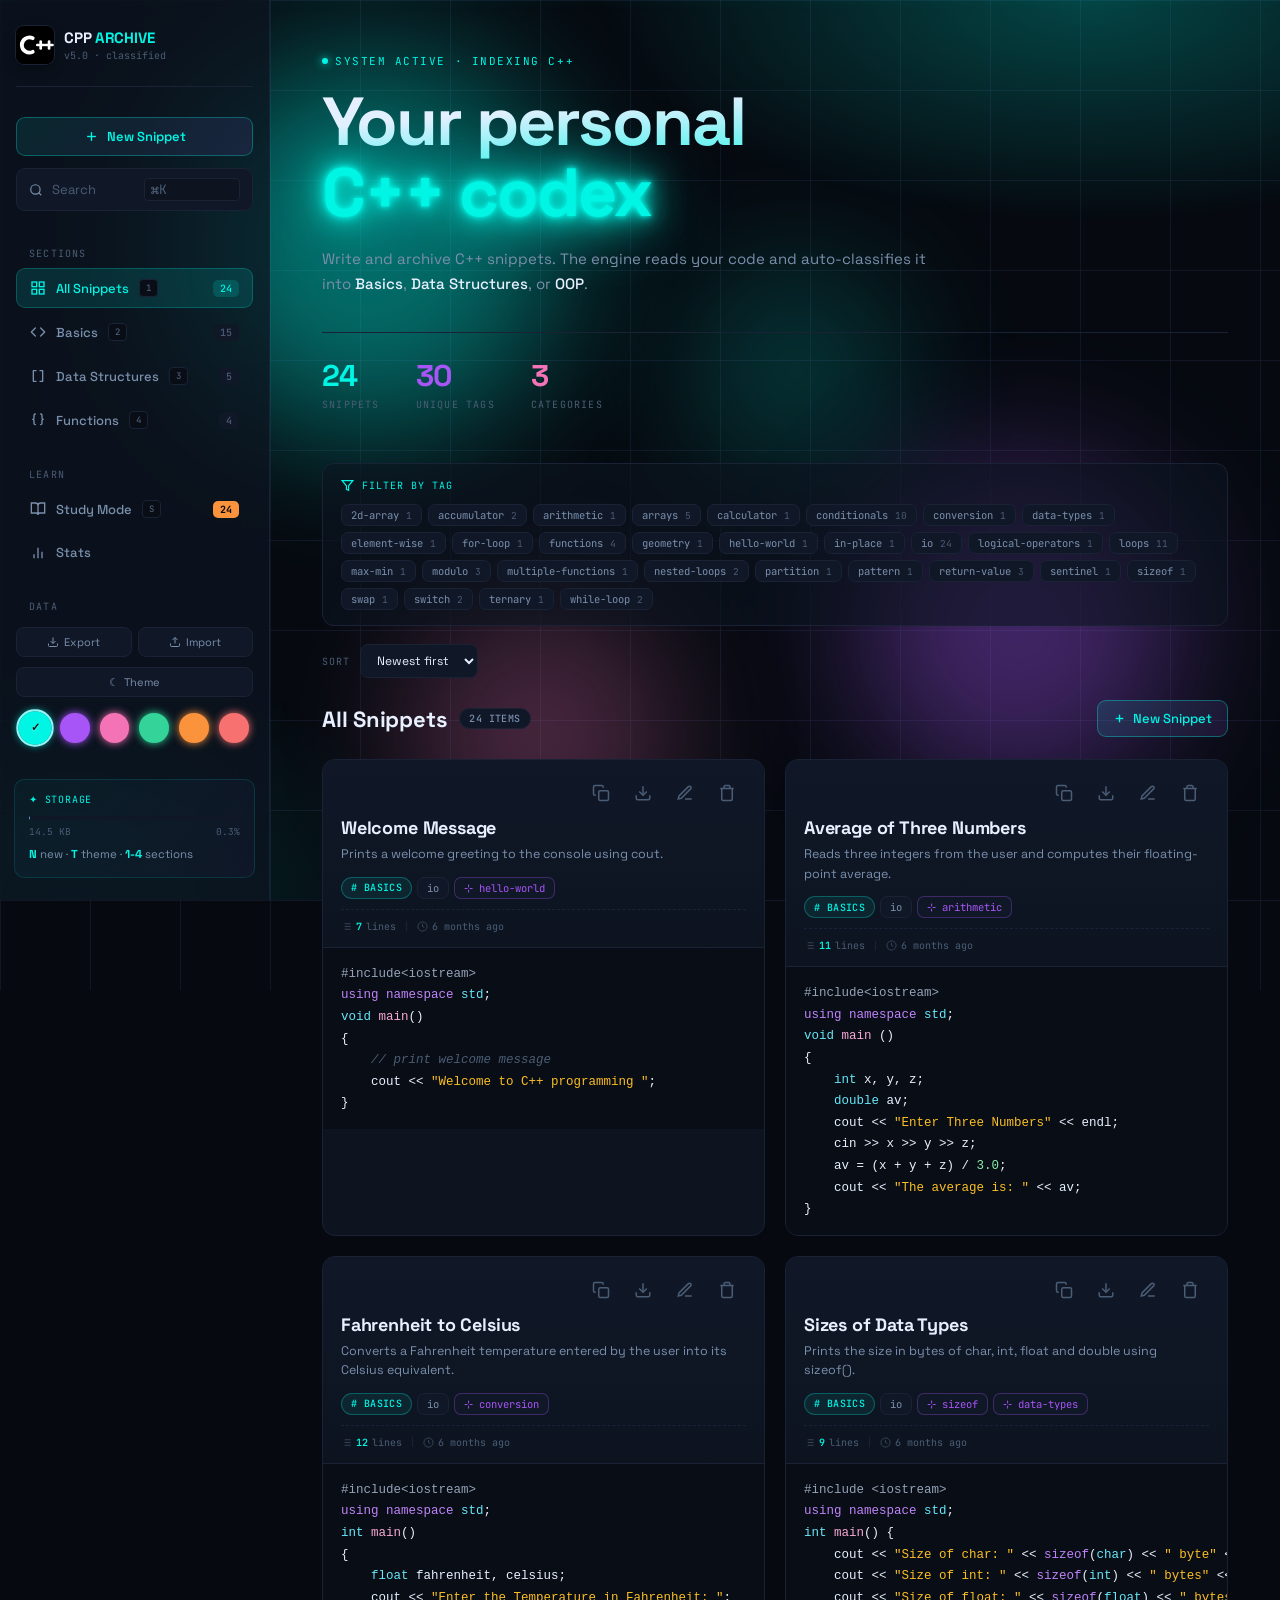
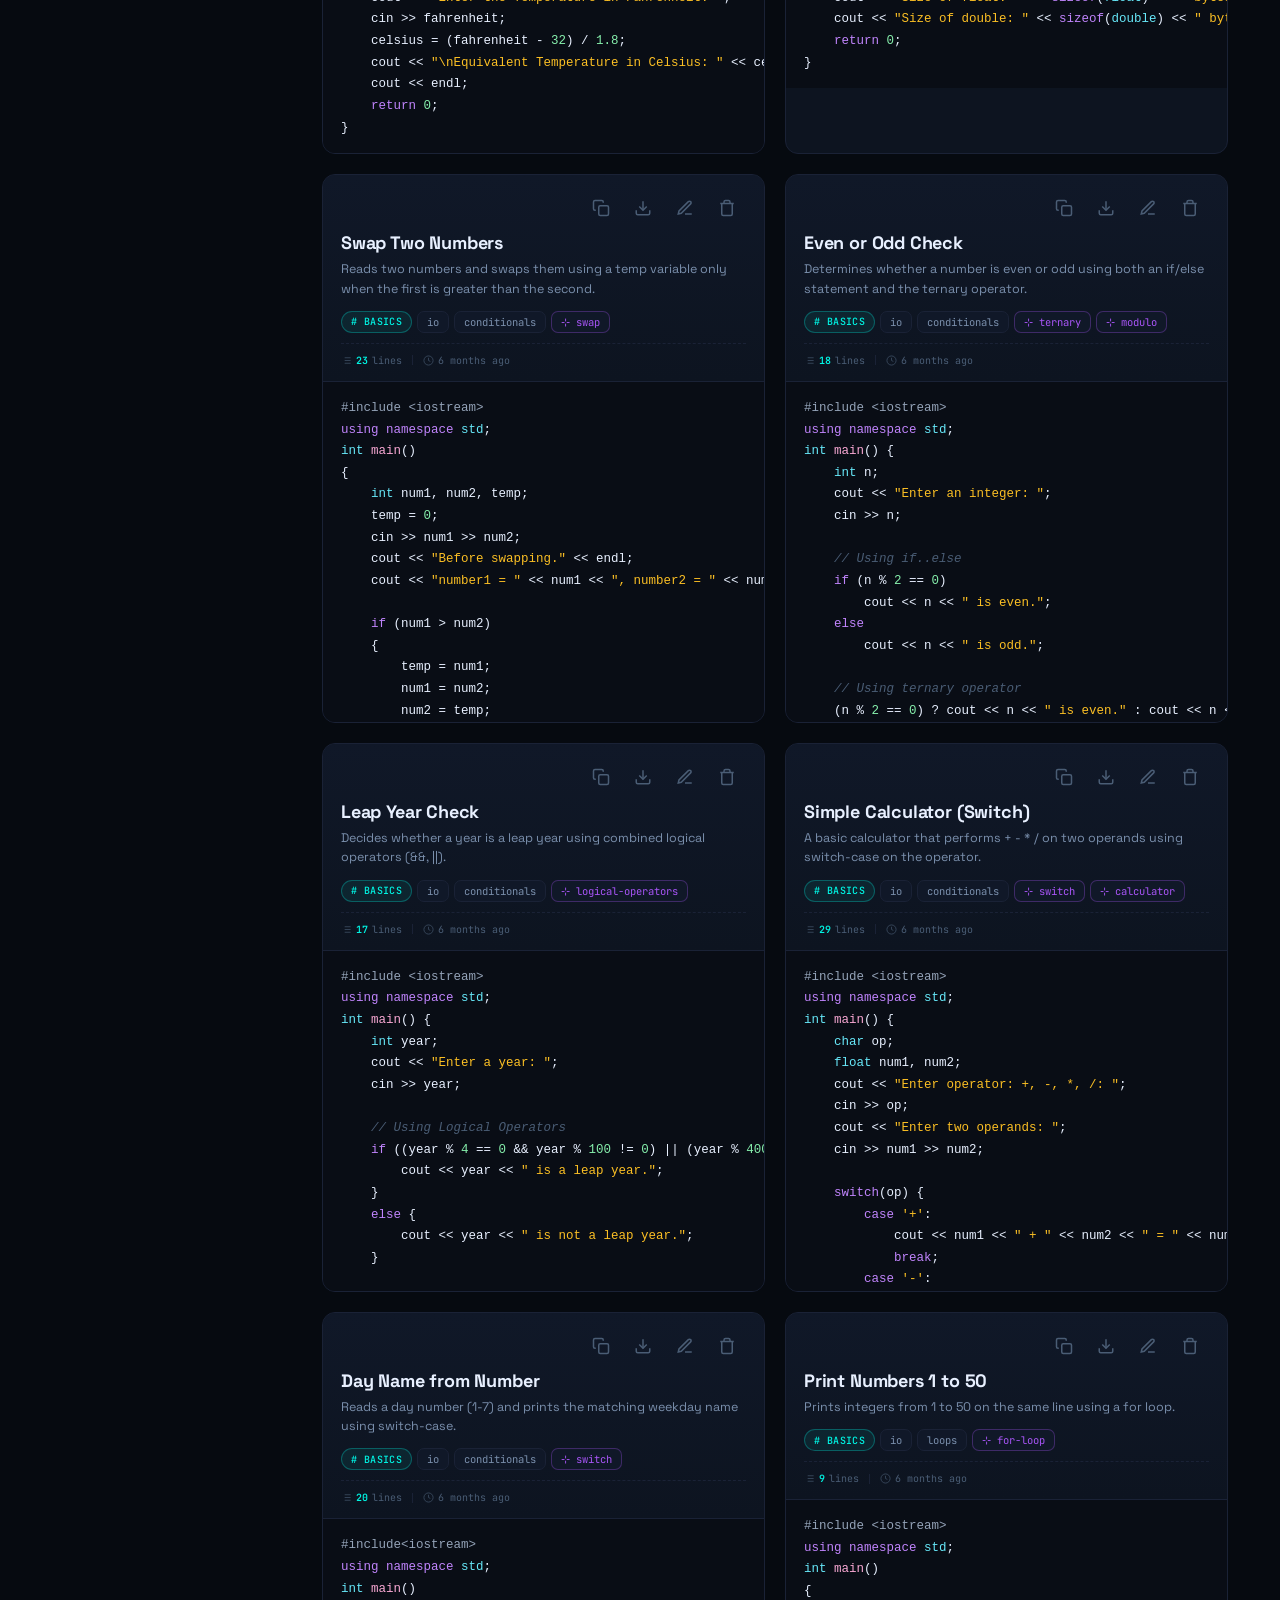
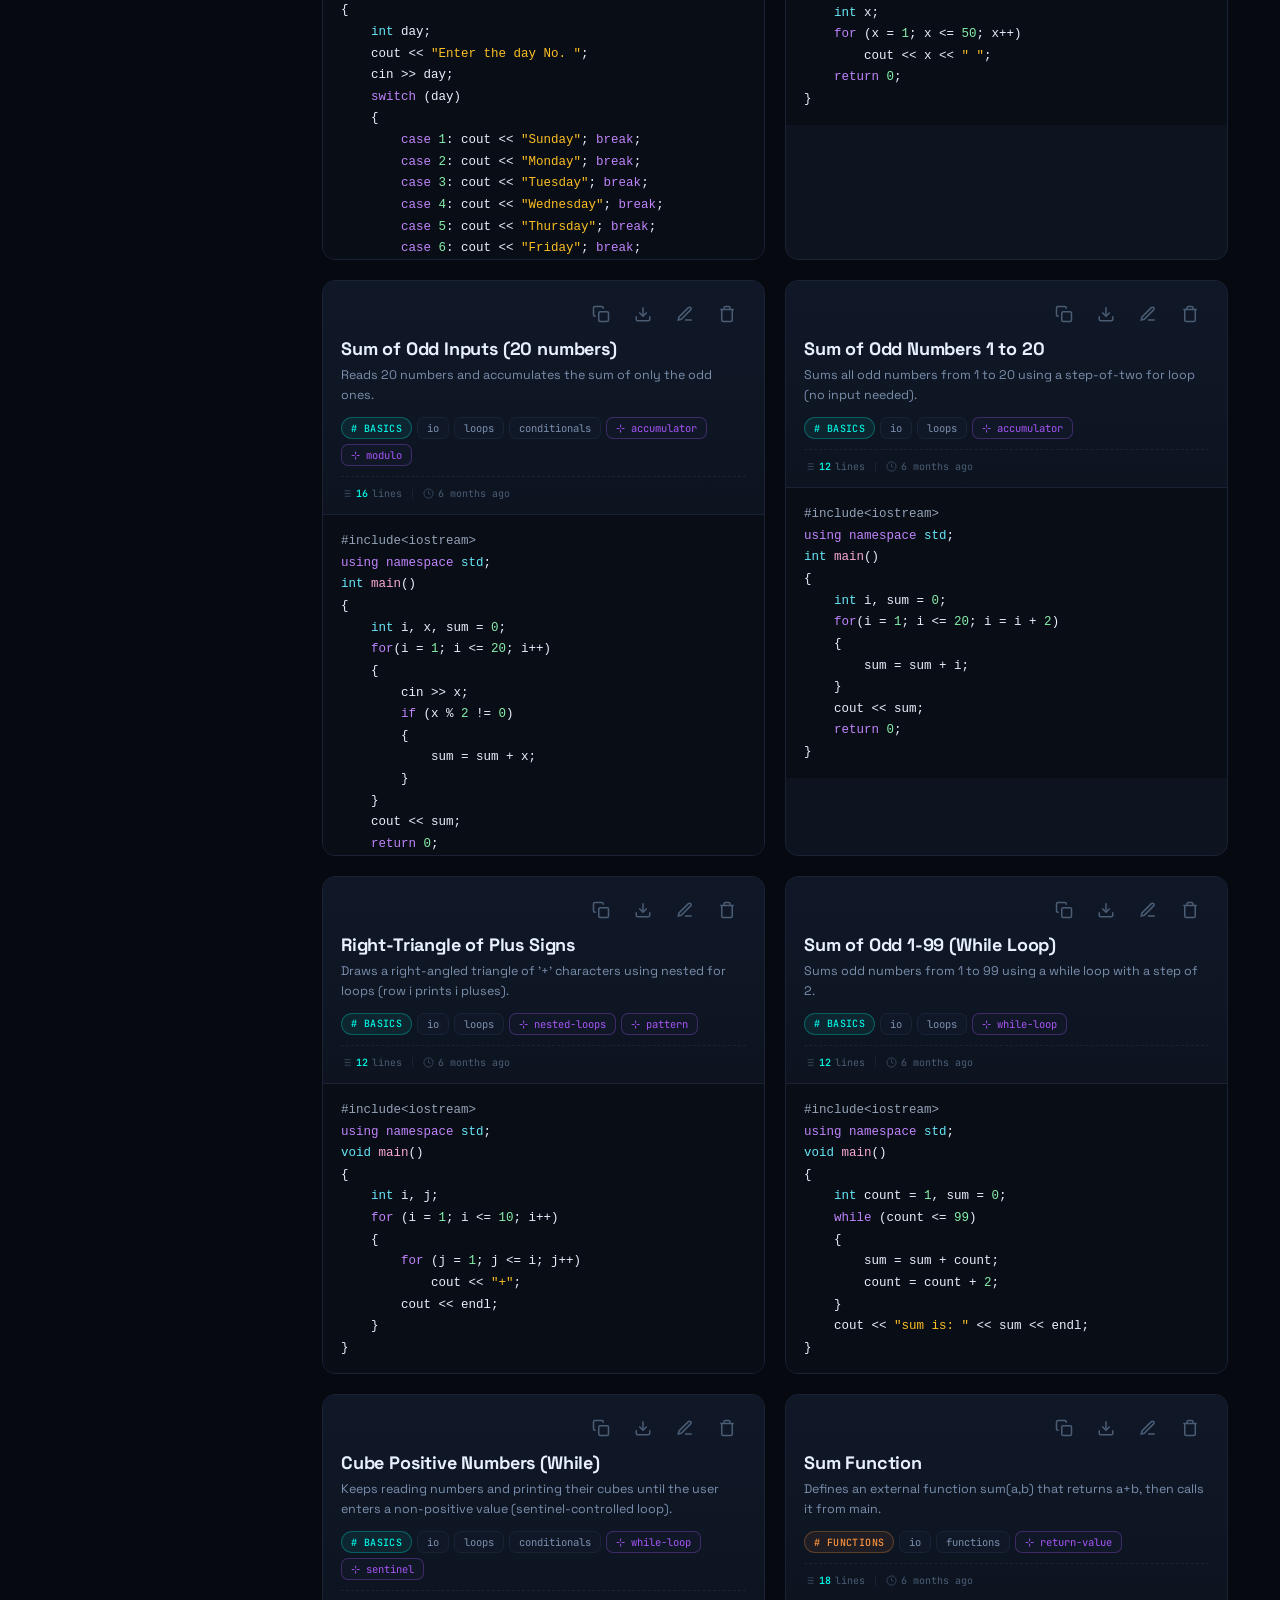
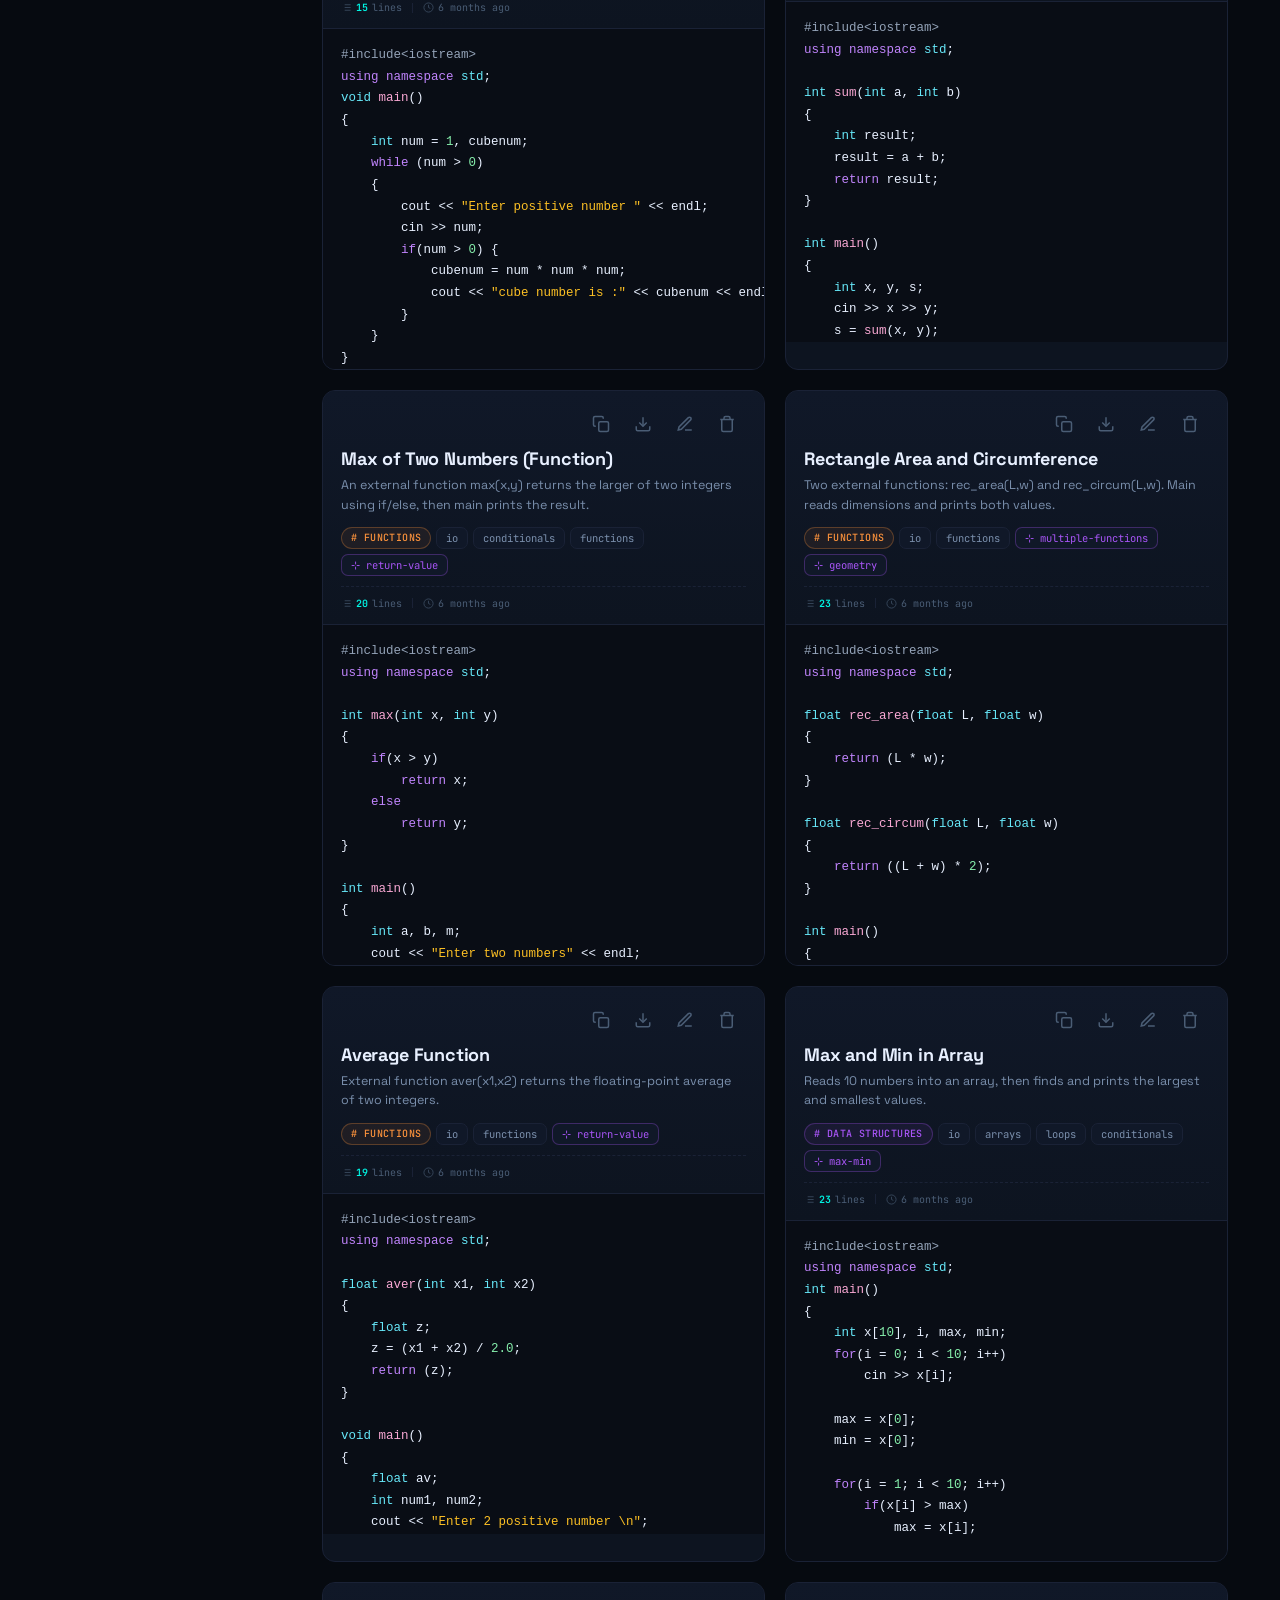
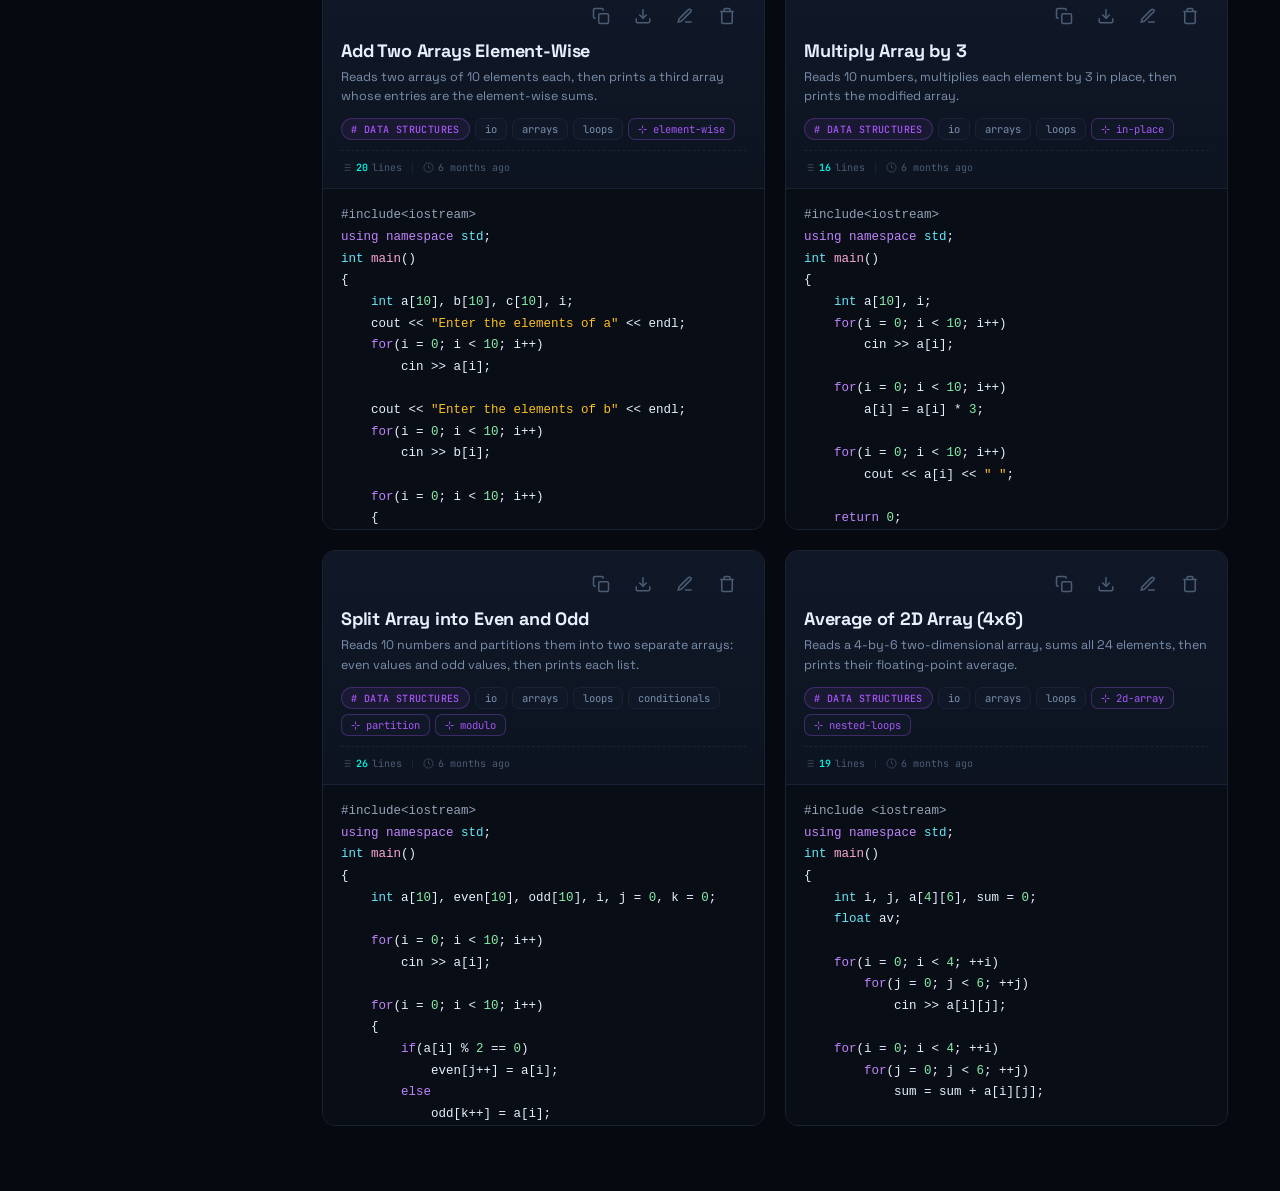
<file: index.html>
<!DOCTYPE html>
<html lang="en">
<head>
<meta charset="UTF-8" />
<meta name="viewport" content="width=device-width, initial-scale=1.0"/>
<title>C++ Archive · v4.0</title>
<link rel="preconnect" href="https://fonts.googleapis.com"/>
<link href="https://fonts.googleapis.com/css2?family=JetBrains+Mono:wght@400;500;600;700&family=Space+Grotesk:wght@400;500;600;700;800&display=swap" rel="stylesheet"/>
<link rel="stylesheet" href="style.css"/>
</head>
<body>

<!-- Animated background layers -->
<div id="bg-orbs">
  <div class="orb orb-1"></div>
  <div class="orb orb-2"></div>
  <div class="orb orb-3"></div>
  <div class="orb orb-4"></div>
</div>
<div id="bg-scanline"></div>

<aside id="sidebar">
  <div class="logo">
    <div class="logo-icon">
      <svg viewBox="0 0 100 100" xmlns="http://www.w3.org/2000/svg" aria-label="C++ logo">
        <rect width="100" height="100" rx="10" fill="#000"/>
        <path d="M 44 32 a 20 20 0 1 0 0 36" stroke="#fff" stroke-width="10" fill="none" stroke-linecap="round"/>
        <g stroke="#fff" stroke-width="7" stroke-linecap="round">
          <line x1="56" y1="50" x2="74" y2="50"/>
          <line x1="65" y1="41" x2="65" y2="59"/>
          <line x1="78" y1="50" x2="96" y2="50"/>
          <line x1="87" y1="41" x2="87" y2="59"/>
        </g>
      </svg>
    </div>
    <div>
      <div class="logo-name">CPP <span>ARCHIVE</span></div>
      <div class="logo-ver">v5.0 · classified</div>
    </div>
  </div>

  <button class="btn-primary-sb" data-action="add">
    <svg class="ico" width="15" height="15" viewBox="0 0 24 24" fill="none" stroke="currentColor" stroke-width="2.2"><line x1="12" y1="5" x2="12" y2="19"/><line x1="5" y1="12" x2="19" y2="12"/></svg>
    New Snippet
  </button>

  <div class="search-wrap" id="open-search">
    <svg class="ico" width="14" height="14" viewBox="0 0 24 24" fill="none" stroke="#7a8fac" stroke-width="2"><circle cx="11" cy="11" r="8"/><line x1="21" y1="21" x2="16.65" y2="16.65"/></svg>
    <span>Search</span>
    <span class="search-kbd">⌘K</span>
  </div>

  <div class="sb-sep"></div>
  <div class="sb-label">Sections</div>

  <button class="sb-btn active" id="nav-all">
    <svg class="ico" width="16" height="16" viewBox="0 0 24 24" fill="none" stroke="currentColor" stroke-width="2"><rect x="3" y="3" width="7" height="7"/><rect x="14" y="3" width="7" height="7"/><rect x="3" y="14" width="7" height="7"/><rect x="14" y="14" width="7" height="7"/></svg>
    All Snippets
    <span class="kbd-hint">1</span>
    <span class="cnt" id="cnt-all">0</span>
  </button>
  <button class="sb-btn" id="nav-basics">
    <svg class="ico" width="16" height="16" viewBox="0 0 24 24" fill="none" stroke="currentColor" stroke-width="2" stroke-linecap="round" stroke-linejoin="round"><polyline points="16 18 22 12 16 6"/><polyline points="8 6 2 12 8 18"/></svg>
    Basics
    <span class="kbd-hint">2</span>
    <span class="cnt" id="cnt-basics">0</span>
  </button>
  <button class="sb-btn" id="nav-ds">
    <svg class="ico" width="16" height="16" viewBox="0 0 24 24" fill="none" stroke="currentColor" stroke-width="2" stroke-linecap="round" stroke-linejoin="round"><path d="M9 4H5v16h4"/><path d="M15 4h4v16h-4"/></svg>
    Data Structures
    <span class="kbd-hint">3</span>
    <span class="cnt" id="cnt-ds">0</span>
  </button>
  <button class="sb-btn" id="nav-fn">
    <svg class="ico" width="16" height="16" viewBox="0 0 24 24" fill="none" stroke="currentColor" stroke-width="2" stroke-linecap="round" stroke-linejoin="round"><path d="M8 3a2 2 0 00-2 2v4c0 1.1-.9 2-2 2 1.1 0 2 .9 2 2v4a2 2 0 002 2"/><path d="M16 3a2 2 0 012 2v4c0 1.1.9 2 2 2-1.1 0-2 .9-2 2v4a2 2 0 01-2 2"/></svg>
    Functions
    <span class="kbd-hint">4</span>
    <span class="cnt" id="cnt-fn">0</span>
  </button>

  <div class="sb-sep"></div>
  <div class="sb-label">Learn</div>
  <button class="sb-btn study-btn" id="study-btn">
    <svg class="ico" width="16" height="16" viewBox="0 0 24 24" fill="none" stroke="currentColor" stroke-width="2"><path d="M2 3h6a4 4 0 014 4v14a3 3 0 00-3-3H2zM22 3h-6a4 4 0 00-4 4v14a3 3 0 013-3h7z"/></svg>
    Study Mode
    <span class="kbd-hint">S</span>
    <span class="cnt due-cnt" id="due-cnt">0</span>
  </button>
  <button class="sb-btn" id="stats-btn">
    <svg class="ico" width="16" height="16" viewBox="0 0 24 24" fill="none" stroke="currentColor" stroke-width="2"><line x1="18" y1="20" x2="18" y2="10"/><line x1="12" y1="20" x2="12" y2="4"/><line x1="6" y1="20" x2="6" y2="14"/></svg>
    Stats
  </button>

  <div class="sb-sep"></div>
  <div class="sb-label">Data</div>
  <div class="sb-row">
    <button class="btn-ghost-sm" id="export-btn" title="Export JSON">
      <svg class="ico" width="12" height="12" viewBox="0 0 24 24" fill="none" stroke="currentColor" stroke-width="2"><path d="M21 15v4a2 2 0 01-2 2H5a2 2 0 01-2-2v-4"/><polyline points="7 10 12 15 17 10"/><line x1="12" y1="15" x2="12" y2="3"/></svg>
      Export
    </button>
    <button class="btn-ghost-sm" id="import-btn" title="Import JSON">
      <svg class="ico" width="12" height="12" viewBox="0 0 24 24" fill="none" stroke="currentColor" stroke-width="2"><path d="M21 15v4a2 2 0 01-2 2H5a2 2 0 01-2-2v-4"/><polyline points="17 8 12 3 7 8"/><line x1="12" y1="3" x2="12" y2="15"/></svg>
      Import
    </button>
    <input type="file" id="import-file" accept="application/json,.json" style="display:none"/>
  </div>
  <div class="sb-row">
    <button class="btn-ghost-sm" id="theme-btn" title="Toggle theme (T)">
      <span id="theme-icon">☾</span> Theme
    </button>
  </div>
  <div class="palette-row" id="palette-row" title="Accent color">
    <button class="swatch" data-accent="cyan"   title="Cyan"><span class="swatch-fill" style="background:#00f5e4;color:#00f5e4"></span></button>
    <button class="swatch" data-accent="violet" title="Violet"><span class="swatch-fill" style="background:#a855f7;color:#a855f7"></span></button>
    <button class="swatch" data-accent="pink"   title="Pink"><span class="swatch-fill" style="background:#f472b6;color:#f472b6"></span></button>
    <button class="swatch" data-accent="green"  title="Green"><span class="swatch-fill" style="background:#34d399;color:#34d399"></span></button>
    <button class="swatch" data-accent="orange" title="Orange"><span class="swatch-fill" style="background:#fb923c;color:#fb923c"></span></button>
    <button class="swatch" data-accent="red"    title="Red"><span class="swatch-fill" style="background:#f87171;color:#f87171"></span></button>
  </div>

  <div class="sb-info-card">
    <div class="sb-info-head">✦ Storage</div>
    <div class="storage-meter">
      <div class="storage-bar"><div class="storage-fill" id="storage-fill" style="width:0%"></div></div>
      <div class="storage-text" id="storage-text"><span>0 B</span><span>0%</span></div>
    </div>
    <div class="sb-info-text" style="margin-top:8px"><strong style="color:var(--cyan)">N</strong> new · <strong style="color:var(--cyan)">T</strong> theme · <strong style="color:var(--cyan)">1-4</strong> sections</div>
  </div>
</aside>

<div class="mobile-header">
  <button class="icon-btn" id="mob-menu">
    <svg width="20" height="20" viewBox="0 0 24 24" fill="none" stroke="#7a8fac" stroke-width="2"><line x1="3" y1="6" x2="21" y2="6"/><line x1="3" y1="12" x2="21" y2="12"/><line x1="3" y1="18" x2="21" y2="18"/></svg>
  </button>
  <span style="font-weight:700;font-size:14px">CPP <span style="color:var(--cyan)">ARCHIVE</span></span>
  <button class="icon-btn" id="mob-add" style="margin-left:auto">
    <svg width="18" height="18" viewBox="0 0 24 24" fill="none" stroke="var(--cyan)" stroke-width="2.2"><line x1="12" y1="5" x2="12" y2="19"/><line x1="5" y1="12" x2="19" y2="12"/></svg>
  </button>
</div>

<main id="main">
  <section id="hero">
    <div class="hero-pill"><div class="hero-dot"></div>SYSTEM ACTIVE · INDEXING C++</div>
    <h1 class="hero-title"><span class="plain">Your personal</span><br><span class="hl">C++ codex</span></h1>
    <p class="hero-sub">Write and archive C++ snippets. The engine reads your code and auto-classifies it into <b>Basics</b>, <b>Data Structures</b>, or <b>OOP</b>.</p>
    <div class="hero-stats">
      <div><div class="stat-val" id="stat-total" style="color:var(--cyan)">0</div><div class="stat-lbl">Snippets</div></div>
      <div><div class="stat-val" id="stat-tags" style="color:var(--violet)">0</div><div class="stat-lbl">Unique Tags</div></div>
      <div><div class="stat-val" style="color:var(--magenta)">3</div><div class="stat-lbl">Categories</div></div>
    </div>
  </section>

  <div id="filter-bar">
    <div class="filter-head">
      <svg class="ico" width="13" height="13" viewBox="0 0 24 24" fill="none" stroke="var(--cyan)" stroke-width="2.2"><polygon points="22 3 2 3 10 12.46 10 19 14 21 14 12.46 22 3"/></svg>
      <span class="filter-title">Filter by Tag</span>
      <button id="clear-tags-btn">
        <svg class="ico" width="11" height="11" viewBox="0 0 24 24" fill="none" stroke="currentColor" stroke-width="2.5"><line x1="18" y1="6" x2="6" y2="18"/><line x1="6" y1="6" x2="18" y2="18"/></svg>Clear
      </button>
    </div>
    <div id="tag-chips"></div>
  </div>

  <div class="toolbar">
    <label style="font-family:var(--font-mono);font-size:10px;color:var(--muted2);letter-spacing:.1em;text-transform:uppercase">Sort</label>
    <select id="sort-select">
      <option value="newest">Newest first</option>
      <option value="oldest">Oldest first</option>
      <option value="title">Title A→Z</option>
      <option value="lines-desc">Most lines</option>
      <option value="lines-asc">Fewest lines</option>
    </select>
  </div>

  <div id="snippets-header">
    <h2 class="section-title" id="section-label">All Snippets</h2>
    <span class="badge" id="count-badge">0 items</span>
    <button class="btn btn-cyan" style="margin-left:auto" data-action="add">
      <svg class="ico" width="13" height="13" viewBox="0 0 24 24" fill="none" stroke="currentColor" stroke-width="2.5"><line x1="12" y1="5" x2="12" y2="19"/><line x1="5" y1="12" x2="19" y2="12"/></svg>New Snippet
    </button>
  </div>

  <div id="grid"></div>
</main>

<!-- Add / Edit modal -->
<div class="modal-overlay" id="add-modal">
  <div class="modal">
    <div class="modal-head">
      <h2>
        <svg class="ico" width="17" height="17" viewBox="0 0 24 24" fill="none" stroke="var(--cyan)" stroke-width="2.5"><line x1="12" y1="5" x2="12" y2="19"/><line x1="5" y1="12" x2="19" y2="12"/></svg>
        <span id="modal-title-text">New Snippet</span>
      </h2>
      <button class="icon-btn" id="add-close">
        <svg width="16" height="16" viewBox="0 0 24 24" fill="none" stroke="currentColor" stroke-width="2.5"><line x1="18" y1="6" x2="6" y2="18"/><line x1="6" y1="6" x2="18" y2="18"/></svg>
      </button>
    </div>
    <div class="modal-body">
      <div class="field"><label>Title *</label><input class="input" id="f-title" placeholder="e.g. Binary Search"/></div>
      <div class="field"><label>Description</label><input class="input" id="f-desc" placeholder="What does this snippet do?"/></div>
      <div class="field">
        <label>C++ Code *</label>
        <textarea class="textarea" id="f-code" placeholder="#include &lt;iostream&gt;&#10;using namespace std;&#10;&#10;int main() {&#10;  return 0;&#10;}"></textarea>
      </div>
      <div id="auto-detect">
        <div class="detect-head"><svg class="ico" width="13" height="13" viewBox="0 0 24 24" fill="none" stroke="currentColor" stroke-width="2"><polygon points="13 2 3 14 12 14 11 22 21 10 12 10 13 2"/></svg>Auto-Detected</div>
        <div style="font-size:12px;color:var(--muted);margin-bottom:6px">Primary section: <span id="detect-section" class="badge badge-cyan" style="margin-left:6px"></span></div>
        <div style="font-size:12px;color:var(--muted);margin-bottom:5px">Detected tags:</div>
        <div class="detect-tags" id="detect-tags"></div>
      </div>
      <div class="field">
        <label>Custom Tags</label>
        <div class="tag-input-row">
          <input class="input" id="tag-input" placeholder="Add tag and press Enter"/>
          <button class="btn" id="tag-add-btn"><svg class="ico" width="13" height="13" viewBox="0 0 24 24" fill="none" stroke="currentColor" stroke-width="2.5"><line x1="12" y1="5" x2="12" y2="19"/><line x1="5" y1="12" x2="19" y2="12"/></svg>Add</button>
        </div>
        <div id="custom-tags-list" style="display:flex;flex-wrap:wrap;gap:5px"></div>
      </div>
    </div>
    <div class="modal-foot">
      <button class="btn btn-ghost" id="add-cancel">Cancel</button>
      <button class="btn btn-cyan" id="add-save">
        <svg class="ico" width="13" height="13" viewBox="0 0 24 24" fill="none" stroke="currentColor" stroke-width="2.5"><polyline points="20 6 9 17 4 12"/></svg><span id="save-btn-text">Save Snippet</span>
      </button>
    </div>
  </div>
</div>

<!-- Search modal -->
<div class="modal-overlay" id="search-modal">
  <div class="modal" style="max-width:600px">
    <div class="search-modal-input-wrap">
      <svg class="ico" width="16" height="16" viewBox="0 0 24 24" fill="none" stroke="var(--muted)" stroke-width="2"><circle cx="11" cy="11" r="8"/><line x1="21" y1="21" x2="16.65" y2="16.65"/></svg>
      <input class="search-modal-input" id="search-input" placeholder="Search…"/>
      <span class="search-kbd" id="search-close" style="cursor:pointer">ESC</span>
    </div>
    <div class="search-results" id="search-results"></div>
  </div>
</div>

<!-- Confirm modal -->
<div class="modal-overlay" id="confirm-modal">
  <div class="modal" style="max-width:360px">
    <div class="modal-head"><h2 style="color:var(--red)"><svg class="ico" width="17" height="17" viewBox="0 0 24 24" fill="none" stroke="currentColor" stroke-width="2.5"><polyline points="3 6 5 6 21 6"/><path d="M19 6v14a2 2 0 01-2 2H7a2 2 0 01-2-2V6m3 0V4a2 2 0 012-2h4a2 2 0 012 2v2"/></svg>Delete Snippet</h2></div>
    <div class="modal-body"><p style="font-size:14px;color:var(--muted);line-height:1.6">Delete <strong id="confirm-name">"..."</strong>?</p></div>
    <div class="modal-foot">
      <button class="btn btn-ghost" id="confirm-cancel">Cancel</button>
      <button class="btn" id="confirm-ok" style="border-color:rgba(248,113,113,.4);color:var(--red);background:rgba(248,113,113,.08)">Delete</button>
    </div>
  </div>
</div>

<!-- Detail modal -->
<div class="modal-overlay" id="detail-modal">
  <div class="modal" style="max-width:860px">
    <div class="modal-head">
      <h2>
        <svg class="ico" width="17" height="17" viewBox="0 0 24 24" fill="none" stroke="var(--cyan)" stroke-width="2"><path d="M14 2H6a2 2 0 00-2 2v16a2 2 0 002 2h12a2 2 0 002-2V8z"/><polyline points="14 2 14 8 20 8"/></svg>
        <span id="detail-title">Snippet</span>
      </h2>
      <button class="icon-btn" id="detail-close">
        <svg width="16" height="16" viewBox="0 0 24 24" fill="none" stroke="currentColor" stroke-width="2.5"><line x1="18" y1="6" x2="6" y2="18"/><line x1="6" y1="6" x2="18" y2="18"/></svg>
      </button>
    </div>
    <div class="modal-body">
      <p id="detail-desc" style="font-size:13.5px;color:var(--muted);line-height:1.6;margin-bottom:14px"></p>
      <div class="detail-meta">
        <span id="detail-section" class="badge">section</span>
        <span>⊟ <span id="detail-lines"></span></span>
        <span>⏱ <span id="detail-time"></span></span>
      </div>
      <div class="detail-code-wrap"><pre><code id="detail-code"></code></pre></div>
    </div>
    <div class="modal-foot">
      <button class="btn btn-ghost" id="detail-edit">Edit</button>
      <button class="btn btn-cyan" id="detail-copy">Copy code</button>
    </div>
  </div>
</div>

<!-- Study Mode modal -->
<div class="modal-overlay" id="study-modal">
  <div class="modal" style="max-width:760px">
    <div class="modal-head">
      <h2>
        <svg class="ico" width="17" height="17" viewBox="0 0 24 24" fill="none" stroke="var(--cyan)" stroke-width="2"><path d="M2 3h6a4 4 0 014 4v14a3 3 0 00-3-3H2zM22 3h-6a4 4 0 00-4 4v14a3 3 0 013-3h7z"/></svg>
        Study Mode
        <span class="badge badge-cyan" id="study-progress" style="margin-left:8px">0 / 0</span>
      </h2>
      <button class="icon-btn" id="study-close">
        <svg width="16" height="16" viewBox="0 0 24 24" fill="none" stroke="currentColor" stroke-width="2.5"><line x1="18" y1="6" x2="6" y2="18"/><line x1="6" y1="6" x2="18" y2="18"/></svg>
      </button>
    </div>
    <div class="modal-body">
      <div id="study-picker">
        <div class="picker-title">What do you want to practice?</div>

        <div class="picker-row">
          <div class="picker-row-label">By section</div>
          <div class="picker-chips" id="picker-sections"></div>
        </div>
        <div class="picker-row">
          <div class="picker-row-label">By concept</div>
          <div class="picker-chips" id="picker-tags"></div>
        </div>

        <label class="picker-cb">
          <input type="checkbox" id="due-only-cb" checked/>
          <span>Only due cards (skip cards not yet ready)</span>
        </label>
      </div>

      <div id="study-empty" style="display:none;text-align:center;padding:40px 20px">
        <div style="font-size:54px;margin-bottom:16px">🎓</div>
        <h3 style="font-size:18px;margin-bottom:10px">Nothing to study here</h3>
        <p style="color:var(--muted);font-size:14px;margin-bottom:20px">No cards match this filter.</p>
        <button class="btn btn-cyan" id="study-all-btn">Back to picker</button>
      </div>

      <div id="study-card" style="display:none">
        <div class="study-meta">
          <span class="badge" id="study-section"></span>
          <span class="study-streak" id="study-streak"></span>
        </div>
        <div class="study-question">
          <div class="study-q-label">Recall this snippet:</div>
          <h2 class="study-title" id="study-title"></h2>
          <p class="study-desc" id="study-desc"></p>
          <div class="study-tags" id="study-tags"></div>
        </div>

        <div id="study-prompt" style="padding:18px 0 4px">
          <p style="color:var(--muted);font-size:13px;margin-bottom:10px;text-align:center">Try writing the code below — or just reveal the answer.</p>
          <textarea id="study-attempt" class="textarea" placeholder="// Type your C++ attempt here (optional)…" style="min-height:160px;margin-bottom:14px"></textarea>
          <div class="study-actions">
            <button class="btn btn-ghost" id="study-reveal">
              <svg class="ico" width="14" height="14" viewBox="0 0 24 24" fill="none" stroke="currentColor" stroke-width="2"><path d="M1 12s4-8 11-8 11 8 11 8-4 8-11 8-11-8-11-8z"/><circle cx="12" cy="12" r="3"/></svg>
              Reveal Without Trying
            </button>
            <button class="btn btn-cyan" id="study-check">
              <svg class="ico" width="14" height="14" viewBox="0 0 24 24" fill="none" stroke="currentColor" stroke-width="2"><polyline points="20 6 9 17 4 12"/></svg>
              Check My Answer
            </button>
          </div>
        </div>

        <div id="study-answer" style="display:none">
          <div id="study-analysis" style="display:none">
            <div class="score-row">
              <div class="score-ring" id="score-ring">
                <svg viewBox="0 0 100 100" width="92" height="92">
                  <circle cx="50" cy="50" r="42" stroke="var(--border)" stroke-width="8" fill="none"/>
                  <circle id="score-arc" cx="50" cy="50" r="42" stroke="var(--cyan)" stroke-width="8" fill="none" stroke-linecap="round" stroke-dasharray="263.9" stroke-dashoffset="263.9" transform="rotate(-90 50 50)"/>
                </svg>
                <div class="score-num" id="score-num">0%</div>
              </div>
              <div class="score-info">
                <div class="score-rating" id="score-rating">—</div>
                <div class="score-sub" id="score-sub"></div>
              </div>
            </div>

            <div class="concept-breakdown">
              <div class="concept-group" id="cg-matched">
                <div class="concept-head"><span class="concept-dot ok"></span>Concepts you got</div>
                <div class="concept-tags" id="ct-matched"></div>
              </div>
              <div class="concept-group" id="cg-missed">
                <div class="concept-head"><span class="concept-dot bad"></span>Concepts you missed</div>
                <div class="concept-tags" id="ct-missed"></div>
              </div>
              <div class="concept-group" id="cg-extra" style="display:none">
                <div class="concept-head"><span class="concept-dot warn"></span>Extra concepts (not in reference)</div>
                <div class="concept-tags" id="ct-extra"></div>
              </div>
            </div>

            <div class="compare-row">
              <div class="compare-pane">
                <div class="compare-head">YOUR CODE</div>
                <pre><code id="study-user-code"></code></pre>
              </div>
              <div class="compare-pane">
                <div class="compare-head">REFERENCE</div>
                <pre><code id="study-ref-code"></code></pre>
              </div>
            </div>
          </div>

          <div id="study-plain-answer" class="detail-code-wrap" style="margin-bottom:18px"><pre><code id="study-code"></code></pre></div>
          <div class="study-rating">
            <div class="study-r-label">How well did you remember?</div>
            <div class="study-r-btns">
              <button class="rate-btn rate-wrong" data-rating="wrong">
                <span class="rate-icon">✗</span>
                <span class="rate-text">Didn't know</span>
                <span class="rate-hint">1 day</span>
              </button>
              <button class="rate-btn rate-hard" data-rating="hard">
                <span class="rate-icon">~</span>
                <span class="rate-text">Hard</span>
                <span class="rate-hint" id="hint-hard">3 days</span>
              </button>
              <button class="rate-btn rate-good" data-rating="good">
                <span class="rate-icon">✓</span>
                <span class="rate-text">Got it</span>
                <span class="rate-hint" id="hint-good">7 days</span>
              </button>
            </div>
          </div>
        </div>
      </div>

      <div id="study-done" style="display:none;text-align:center;padding:30px 20px">
        <div style="font-size:54px;margin-bottom:16px">🏆</div>
        <h3 style="font-size:20px;margin-bottom:10px">Session complete!</h3>
        <div class="session-stats" id="session-stats"></div>
        <div id="weak-tags-host"></div>
      </div>
    </div>
  </div>
</div>

<!-- Stats modal -->
<div class="modal-overlay" id="stats-modal">
  <div class="modal" style="max-width:700px">
    <div class="modal-head">
      <h2>
        <svg class="ico" width="17" height="17" viewBox="0 0 24 24" fill="none" stroke="var(--cyan)" stroke-width="2"><line x1="18" y1="20" x2="18" y2="10"/><line x1="12" y1="20" x2="12" y2="4"/><line x1="6" y1="20" x2="6" y2="14"/></svg>
        Learning Stats
      </h2>
      <button class="icon-btn" id="stats-close">
        <svg width="16" height="16" viewBox="0 0 24 24" fill="none" stroke="currentColor" stroke-width="2.5"><line x1="18" y1="6" x2="6" y2="18"/><line x1="6" y1="6" x2="18" y2="18"/></svg>
      </button>
    </div>
    <div class="modal-body" id="stats-body"></div>
  </div>
</div>

<!-- Toast -->
<div class="toast" id="toast"></div>

<script src="app.js"></script>
</body>
</html>
</file>
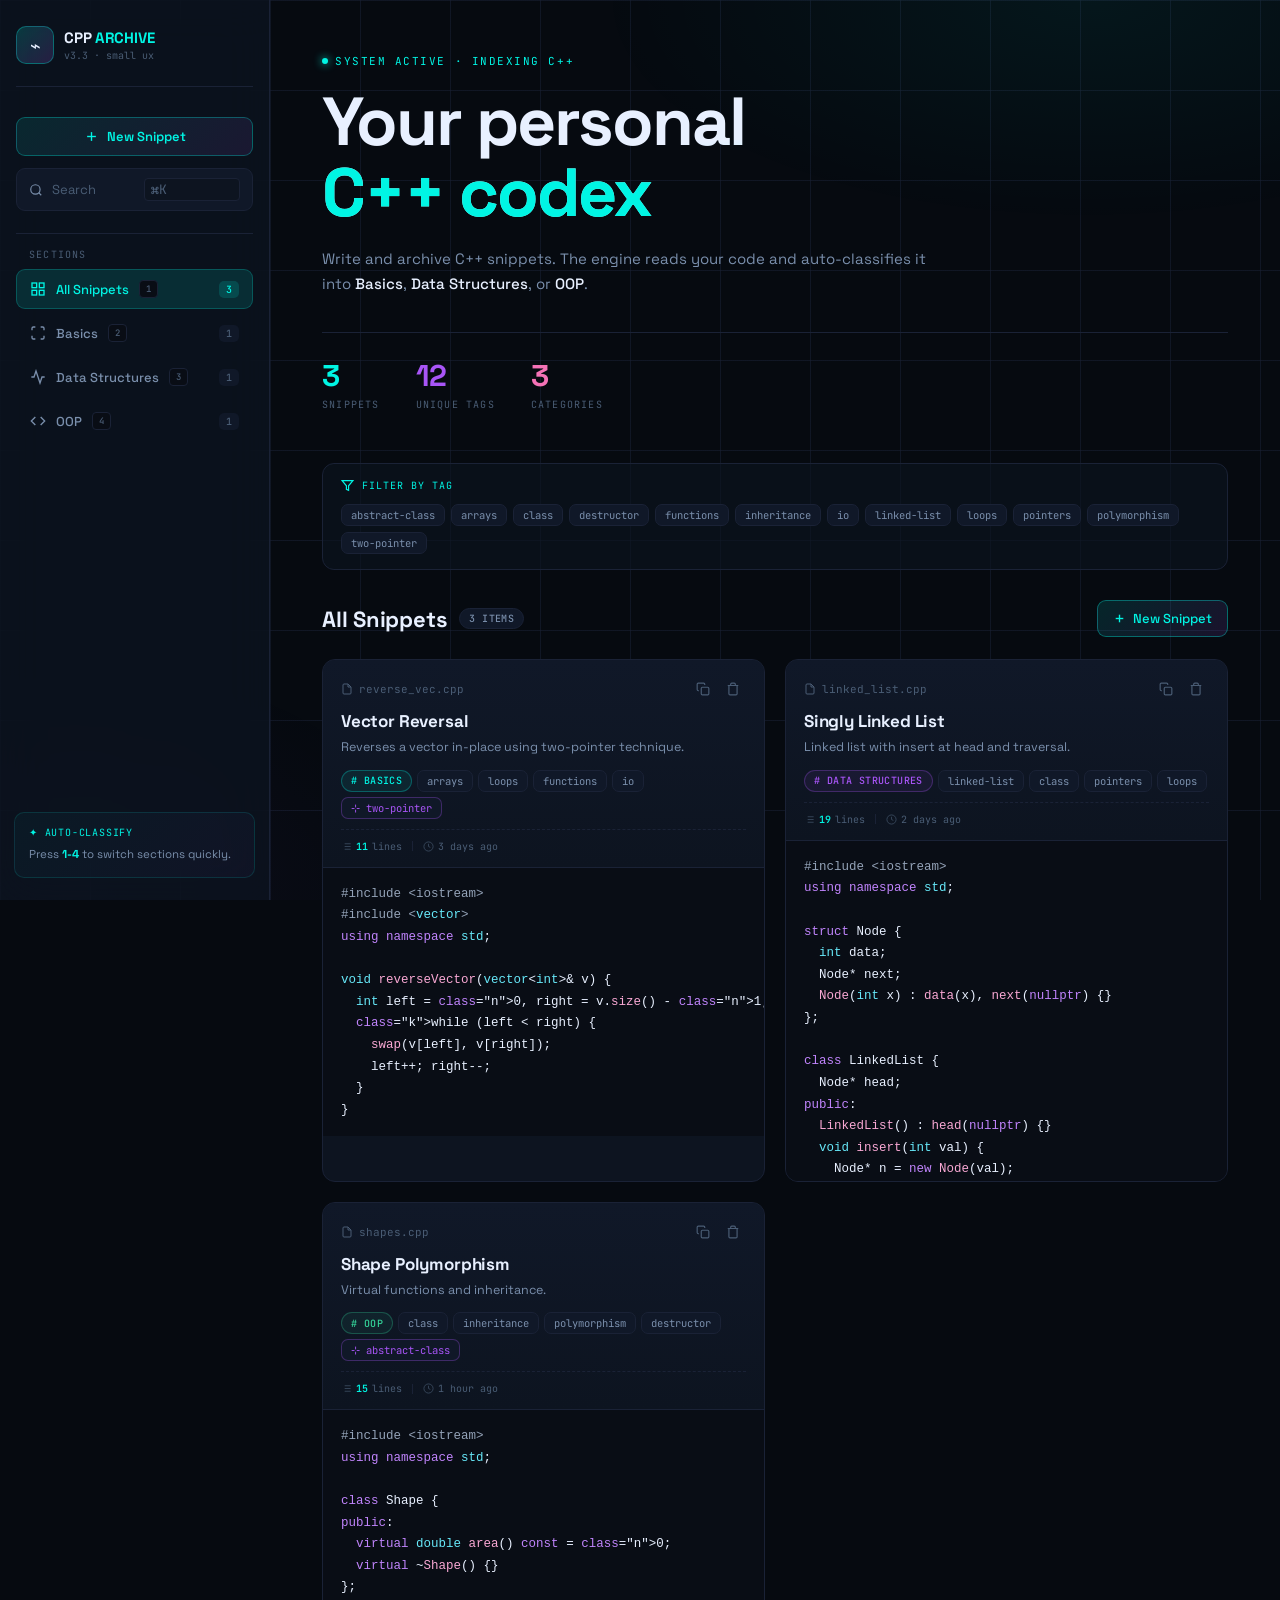
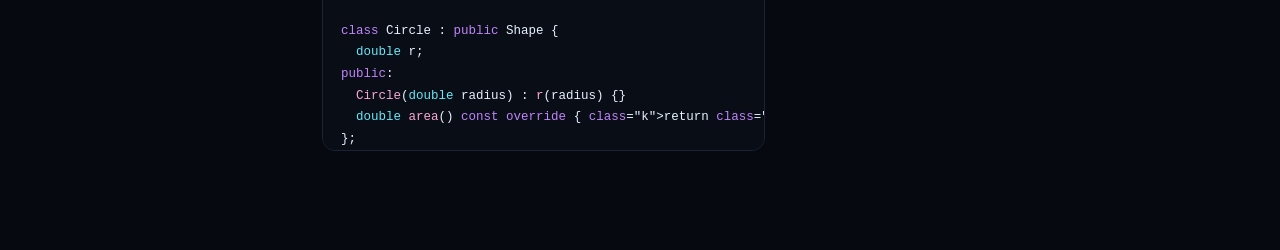
<file: cpp_archive.html>
<!DOCTYPE html>
<html lang="en">
<head>
<meta charset="UTF-8" />
<meta name="viewport" content="width=device-width, initial-scale=1.0"/>
<title>C++ Archive · v3.3 · Small UX</title>
<link rel="preconnect" href="https://fonts.googleapis.com"/>
<link href="https://fonts.googleapis.com/css2?family=JetBrains+Mono:wght@400;500;600;700&family=Space+Grotesk:wght@400;500;600;700;800&display=swap" rel="stylesheet"/>
<style>
*, *::before, *::after { box-sizing: border-box; margin: 0; padding: 0; }

:root {
  --bg: #060a10; --bg2: #090d15; --card: #0d1420; --card2: #101828;
  --border: #1a2236; --border2: #22304a; --fg: #e8f0ff;
  --muted: #7a8fac; --muted2: #4a5d75;
  --cyan: #00f5e4; --cyan-dim: rgba(0,245,228,.12); --cyan-glow: rgba(0,245,228,.25);
  --violet: #a855f7; --violet-dim: rgba(168,85,247,.12);
  --magenta: #f472b6; --green: #34d399; --orange: #fb923c; --red: #f87171;
  --sidebar-w: 270px;
  --font-mono: 'JetBrains Mono', monospace;
  --font-display: 'Space Grotesk', sans-serif;
}

html { scroll-behavior: smooth; }
body { background: var(--bg); color: var(--fg); font-family: var(--font-display); min-height: 100vh; overflow-x: hidden; }
body::before { content: ''; position: fixed; inset: 0; z-index: 0; pointer-events: none; background-image: linear-gradient(rgba(26,34,54,.55) 1px, transparent 1px), linear-gradient(90deg, rgba(26,34,54,.55) 1px, transparent 1px); background-size: 90px 90px; }
body::after { content: ''; position: fixed; inset: 0; z-index: 0; pointer-events: none; background: radial-gradient(ellipse 70% 45% at 85% 0%, rgba(0,245,228,.055) 0%, transparent 55%), radial-gradient(ellipse 55% 50% at 5% 100%, rgba(168,85,247,.045) 0%, transparent 55%); }
::-webkit-scrollbar { width: 5px; }
::-webkit-scrollbar-track { background: var(--bg); }
::-webkit-scrollbar-thumb { background: var(--border2); border-radius: 3px; }
::-webkit-scrollbar-thumb:hover { background: var(--cyan-glow); }

#sidebar { position: fixed; top: 0; left: 0; bottom: 0; width: var(--sidebar-w); background: rgba(13,20,32,.75); backdrop-filter: blur(22px); border-right: 1px solid var(--border); padding: 26px 16px 120px; z-index: 30; overflow-y: auto; display: flex; flex-direction: column; gap: 4px; }
#main { margin-left: var(--sidebar-w); padding: 48px 52px 100px; max-width: 1420px; position: relative; z-index: 1; }

.logo { display: flex; align-items: center; gap: 10px; margin-bottom: 26px; padding-bottom: 22px; border-bottom: 1px solid var(--border); }
.logo-icon { width: 38px; height: 38px; border-radius: 10px; background: linear-gradient(135deg, rgba(0,245,228,.18), rgba(168,85,247,.18)); border: 1px solid rgba(0,245,228,.3); display: grid; place-items: center; font-size: 18px; }
.logo-name { font-size: 15px; font-weight: 700; letter-spacing: -.01em; }
.logo-name span { color: var(--cyan); }
.logo-ver { font-family: var(--font-mono); font-size: 10px; color: var(--muted2); margin-top: 2px; }

.sb-btn { display: flex; align-items: center; gap: 10px; width: 100%; padding: 10px 13px; border-radius: 9px; border: 1px solid transparent; background: transparent; color: var(--muted); font-family: var(--font-display); font-size: 13px; font-weight: 500; cursor: pointer; transition: all .18s; text-align: left; }
.sb-btn svg { flex-shrink: 0; }
.sb-btn:hover { background: var(--card2); color: var(--fg); }
.sb-btn.active { background: var(--cyan-dim); border-color: rgba(0,245,228,.22); color: var(--cyan); }
.sb-btn .cnt { margin-left: auto; font-family: var(--font-mono); font-size: 10px; padding: 2px 7px; border-radius: 5px; background: var(--card2); color: var(--muted2); }
.sb-btn.active .cnt { background: rgba(0,245,228,.15); color: var(--cyan); }

/* ─── KEYBOARD SHORTCUT BADGE — added by Omar ─── */
.sb-btn .kbd-hint {
  font-family: var(--font-mono);
  font-size: 9px;
  padding: 2px 6px;
  border-radius: 4px;
  background: var(--bg2);
  color: var(--muted2);
  border: 1px solid var(--border);
  margin-right: 4px;
}

.sb-sep { height: 1px; background: var(--border); margin: 10px 0; }
.sb-label { font-family: var(--font-mono); font-size: 10px; color: var(--muted2); letter-spacing: .12em; padding: 0 13px; text-transform: uppercase; margin-bottom: 4px; }
.btn-primary-sb { display: flex; align-items: center; justify-content: center; gap: 8px; width: 100%; padding: 10px; border-radius: 9px; border: 1px solid rgba(0,245,228,.3); background: linear-gradient(135deg, rgba(0,245,228,.1), rgba(168,85,247,.1)); color: var(--cyan); font-family: var(--font-display); font-size: 13px; font-weight: 600; cursor: pointer; transition: all .2s; margin-bottom: 8px; }
.btn-primary-sb:hover { box-shadow: 0 0 22px rgba(0,245,228,.2); }

#hero { margin-bottom: 52px; }
.hero-pill { display: inline-flex; align-items: center; gap: 7px; font-family: var(--font-mono); font-size: 11px; color: var(--cyan); letter-spacing: .14em; margin-bottom: 18px; }
.hero-dot { width: 6px; height: 6px; border-radius: 50%; background: var(--cyan); box-shadow: 0 0 9px var(--cyan); animation: pulse 2s ease-in-out infinite; }
@keyframes pulse { 0%,100%{opacity:.5;transform:scale(1)} 50%{opacity:1;transform:scale(1.35)} }
.hero-title { font-size: clamp(38px,5.5vw,68px); font-weight: 800; line-height: 1.05; letter-spacing: -.03em; background: linear-gradient(175deg, var(--fg) 40%, var(--cyan) 120%); -webkit-background-clip: text; -webkit-text-fill-color: transparent; margin-bottom: 18px; }
.hero-title .hl { -webkit-text-fill-color: var(--cyan); }
.hero-sub { font-size: 15px; color: var(--muted); max-width: 620px; line-height: 1.65; margin-bottom: 36px; }
.hero-sub b { color: #e8f0ff; font-weight: 500; }
.hero-stats { display: flex; gap: 36px; padding-top: 28px; border-top: 1px solid var(--border); }
.stat-val { font-size: 30px; font-weight: 800; letter-spacing: -.02em; line-height: 1; }
.stat-lbl { font-family: var(--font-mono); font-size: 10px; color: var(--muted2); letter-spacing: .12em; text-transform: uppercase; margin-top: 7px; }

#filter-bar { margin-bottom: 30px; padding: 15px 18px; border-radius: 12px; background: rgba(13,20,32,.6); border: 1px solid var(--border); }
.filter-head { display: flex; align-items: center; gap: 8px; margin-bottom: 12px; }
.filter-title { font-family: var(--font-mono); font-size: 10px; color: var(--cyan); letter-spacing: .1em; text-transform: uppercase; }
#clear-tags-btn { margin-left: auto; background: transparent; border: 1px solid var(--border); border-radius: 6px; color: var(--muted); font-family: var(--font-display); font-size: 11px; padding: 3px 10px; cursor: pointer; display: none; align-items: center; gap: 5px; transition: all .15s; }
#clear-tags-btn:hover { color: var(--red); border-color: rgba(248,113,113,.4); }
#tag-chips { display: flex; flex-wrap: wrap; gap: 6px; }

#snippets-header { display: flex; align-items: center; gap: 12px; margin-bottom: 22px; }
.section-title { font-size: 22px; font-weight: 700; letter-spacing: -.01em; }
#grid { display: grid; grid-template-columns: repeat(auto-fill, minmax(370px, 1fr)); gap: 20px; }

.snippet-card { background: var(--card); border: 1px solid var(--border); border-radius: 13px; overflow: hidden; transition: transform .25s, border-color .25s, box-shadow .25s; animation: fadeUp .4s ease-out backwards; }
.snippet-card:hover { transform: translateY(-3px); border-color: rgba(0,245,228,.3); box-shadow: 0 14px 36px rgba(0,0,0,.5), 0 0 0 1px rgba(0,245,228,.08); }
@keyframes fadeUp { from{opacity:0;transform:translateY(10px)} to{opacity:1;transform:translateY(0)} }

.card-head { padding: 16px 18px 14px; border-bottom: 1px solid var(--border); background: linear-gradient(180deg, var(--card2), var(--card)); }
.card-file { font-family: var(--font-mono); font-size: 11px; color: var(--muted2); display: flex; align-items: center; gap: 6px; margin-bottom: 8px; }
.card-actions { margin-left: auto; display: flex; gap: 4px; }
.icon-btn { background: transparent; border: none; border-radius: 7px; padding: 6px; color: var(--muted2); cursor: pointer; transition: all .15s; display: grid; place-items: center; }
.icon-btn:hover { background: var(--card2); color: var(--fg); }
.icon-btn.danger:hover { color: var(--red); }
.icon-btn.copied { color: var(--green); }

.card-title { font-size: 17px; font-weight: 700; letter-spacing: -.01em; margin-bottom: 6px; }
.card-desc { font-size: 12.5px; color: var(--muted); line-height: 1.55; }
.card-tags { display: flex; flex-wrap: wrap; gap: 5px; margin-top: 12px; }

/* ─── CARD META ROW (date + lines) — added by Omar ─── */
.card-meta {
  display: flex;
  align-items: center;
  gap: 10px;
  margin-top: 10px;
  padding-top: 10px;
  border-top: 1px dashed var(--border);
  font-family: var(--font-mono);
  font-size: 10px;
  color: var(--muted2);
}
.card-meta-item {
  display: inline-flex;
  align-items: center;
  gap: 4px;
}
.card-meta-item svg {
  width: 11px;
  height: 11px;
  opacity: 0.7;
}
.card-meta-divider {
  width: 1px;
  height: 10px;
  background: var(--border);
}
.lines-badge {
  color: var(--cyan);
  font-weight: 600;
}

.badge { display: inline-flex; align-items: center; gap: 4px; font-family: var(--font-mono); font-size: 10px; font-weight: 500; padding: 3px 9px; border-radius: 999px; border: 1px solid var(--border); background: var(--card2); color: var(--muted); letter-spacing: .04em; text-transform: uppercase; }
.badge-cyan { color: var(--cyan); border-color: rgba(0,245,228,.28); background: rgba(0,245,228,.07); }
.badge-violet { color: var(--violet); border-color: rgba(168,85,247,.28); background: rgba(168,85,247,.07); }
.badge-green { color: var(--green); border-color: rgba(52,211,153,.28); background: rgba(52,211,153,.07); }
.badge-orange { color: var(--orange); border-color: rgba(251,146,60,.28); background: rgba(251,146,60,.07); }

.tag { display: inline-flex; align-items: center; gap: 4px; padding: 3px 9px; border-radius: 7px; font-family: var(--font-mono); font-size: 10.5px; background: var(--card2); border: 1px solid var(--border); color: var(--muted); cursor: pointer; transition: all .14s; }
.tag:hover { color: var(--cyan); border-color: rgba(0,245,228,.3); }
.tag.active { color: var(--cyan); border-color: rgba(0,245,228,.4); background: rgba(0,245,228,.09); }
.tag.custom { color: var(--violet); border-color: rgba(168,85,247,.3); }

.code-wrap { position: relative; overflow: hidden; max-height: 340px; }
.code-block { background: var(--bg2); padding: 15px 18px; font-family: var(--font-mono); font-size: 12.5px; line-height: 1.65; color: var(--fg); overflow: auto; tab-size: 2; white-space: pre; max-height: 340px; border: none; outline: none; display: block; }
.k{color:#c084fc;} .t{color:#67e8f9;} .s{color:#fbbf24;} .n{color:#86efac;} .c{color:#4a5d75;font-style:italic;} .f{color:#f9a8d4;} .p{color:#94a3b8;}

#empty { border: 1px dashed var(--border); border-radius: 13px; padding: 70px 24px; text-align: center; color: var(--muted2); grid-column: 1 / -1; }
#empty h3 { font-size: 17px; color: var(--fg); margin-bottom: 8px; }
#empty p { font-size: 13px; margin-bottom: 22px; }

.btn { display: inline-flex; align-items: center; gap: 7px; padding: 9px 15px; border-radius: 9px; border: 1px solid var(--border); background: var(--card); color: var(--fg); font-family: var(--font-display); font-size: 13px; font-weight: 500; cursor: pointer; transition: all .18s; }
.btn:hover { border-color:rgba(0,245,228,.35); background:rgba(0,245,228,.05); color:var(--cyan); }
.btn-cyan { background: linear-gradient(135deg,rgba(0,245,228,.12),rgba(168,85,247,.12)); border-color: rgba(0,245,228,.35); color: var(--cyan); }
.btn-ghost { background: transparent; border-color: transparent; color: var(--muted); }
.btn-ghost:hover { background: var(--card2); border-color: var(--border); color: var(--fg); }

.search-wrap { display: flex; align-items: center; gap: 9px; background: var(--card2); border: 1px solid var(--border); border-radius: 9px; padding: 9px 12px; margin-bottom: 8px; cursor: pointer; transition: border-color .15s; }
.search-wrap:hover { border-color: rgba(0,245,228,.3); }
.search-wrap span { font-size: 13px; color: var(--muted2); flex: 1; }
.search-kbd { font-family: var(--font-mono); font-size: 10px; color: var(--muted2); background: var(--card); padding: 2px 6px; border-radius: 4px; border: 1px solid var(--border); }

.modal-overlay { display: none; position: fixed; inset: 0; z-index: 50; background: rgba(6,10,16,.88); backdrop-filter: blur(10px); align-items: flex-start; justify-content: center; padding: 60px 16px 40px; overflow-y: auto; }
.modal-overlay.open { display: flex; }
.modal { width: 100%; max-width: 730px; background: var(--card); border: 1px solid var(--border2); border-radius: 15px; overflow: hidden; box-shadow: 0 24px 70px rgba(0,0,0,.7); animation: fadeUp .3s ease-out; }
.modal-head { padding: 18px 22px; border-bottom: 1px solid var(--border); background: linear-gradient(180deg,var(--card2),var(--card)); display: flex; align-items: center; justify-content: space-between; }
.modal-head h2 { font-size: 18px; font-weight: 700; display: flex; align-items: center; gap: 9px; }
.modal-body { padding: 22px; }
.modal-foot { padding: 14px 22px; border-top: 1px solid var(--border); background: var(--bg2); display: flex; justify-content: flex-end; gap: 9px; }

.field { margin-bottom: 15px; }
.field label { display: block; margin-bottom: 7px; font-family: var(--font-mono); font-size: 10.5px; color: var(--muted); letter-spacing: .08em; text-transform: uppercase; }
.input, .textarea { width: 100%; padding: 10px 14px; border-radius: 9px; border: 1px solid var(--border); background: var(--bg2); color: var(--fg); font-family: var(--font-display); font-size: 13.5px; outline: none; }
.input:focus, .textarea:focus { border-color: rgba(0,245,228,.45); box-shadow: 0 0 0 3px rgba(0,245,228,.1); }
.textarea { font-family: var(--font-mono); font-size: 12.5px; resize: vertical; min-height: 240px; }
.grid-2 { display: grid; grid-template-columns: 1fr 1fr; gap: 13px; }

#auto-detect { display: none; padding: 13px 16px; border-radius: 10px; background: linear-gradient(135deg,rgba(0,245,228,.05),rgba(168,85,247,.05)); border: 1px solid rgba(0,245,228,.18); margin-bottom: 14px; }
#auto-detect.visible { display: block; }
.detect-head { display: flex; align-items: center; gap: 7px; font-family: var(--font-mono); font-size: 10.5px; color: var(--cyan); letter-spacing: .08em; text-transform: uppercase; margin-bottom: 10px; }
.detect-tags { display: flex; flex-wrap: wrap; gap: 5px; margin-top: 7px; }

#search-modal { padding-top: 90px; }
.search-modal-input-wrap { display: flex; align-items: center; gap: 10px; padding: 15px 18px; border-bottom: 1px solid var(--border); }
.search-modal-input { flex: 1; background: transparent; border: none; outline: none; color: var(--fg); font-family: var(--font-display); font-size: 15px; }
.search-results { max-height: 400px; overflow-y: auto; padding: 8px; }
.search-item { display: flex; align-items: center; gap: 12px; width: 100%; padding: 11px 13px; border-radius: 9px; border: 1px solid transparent; background: transparent; color: var(--fg); cursor: pointer; text-align: left; margin-bottom: 3px; font-family: var(--font-display); }
.search-item:hover { background: var(--card2); }
.search-item-info { flex: 1; min-width: 0; }
.search-item-title { font-size: 13px; font-weight: 600; margin-bottom: 2px; }
.search-item-file { font-family: var(--font-mono); font-size: 11px; color: var(--muted2); }
.search-empty { padding: 40px; text-align: center; color: var(--muted2); font-size: 13px; }

#confirm-modal .modal { max-width: 380px; }

.sb-info-card { position: absolute; bottom: 22px; left: 14px; right: 14px; padding: 13px 14px; border-radius: 10px; background: linear-gradient(135deg,rgba(0,245,228,.04),rgba(168,85,247,.04)); border: 1px solid rgba(0,245,228,.13); }
.sb-info-head { display: flex; align-items: center; gap: 6px; font-family: var(--font-mono); font-size: 10px; color: var(--cyan); letter-spacing: .08em; text-transform: uppercase; margin-bottom: 7px; }
.sb-info-text { font-size: 11.5px; color: var(--muted); line-height: 1.55; }

@media (max-width: 900px) {
  :root { --sidebar-w: 0px; }
  #sidebar { transform: translateX(-270px); transition: transform .3s; }
  #sidebar.open { transform: translateX(0); width: 270px; }
  #main { margin-left: 0; padding: 20px 18px 80px; padding-top: 70px; }
  .mobile-header { position: fixed; top: 0; left: 0; right: 0; height: 54px; background: rgba(13,20,32,.8); backdrop-filter: blur(18px); border-bottom: 1px solid var(--border); display: flex; align-items: center; gap: 12px; padding: 0 16px; z-index: 20; }
}
@media (min-width: 901px) { .mobile-header { display: none !important; } }

.ico { display: inline-block; vertical-align: middle; flex-shrink: 0; }
.tag-input-row { display: flex; gap: 8px; margin-bottom: 9px; }
.tag-input-row .input { flex: 1; }
</style>
</head>
<body>

<aside id="sidebar">
  <div class="logo">
    <div class="logo-icon">⌁</div>
    <div>
      <div class="logo-name">CPP <span>ARCHIVE</span></div>
      <div class="logo-ver">v3.3 · small ux</div>
    </div>
  </div>

  <button class="btn-primary-sb" onclick="openAdd()">
    <svg class="ico" width="15" height="15" viewBox="0 0 24 24" fill="none" stroke="currentColor" stroke-width="2.2"><line x1="12" y1="5" x2="12" y2="19"/><line x1="5" y1="12" x2="19" y2="12"/></svg>
    New Snippet
  </button>

  <div class="search-wrap" onclick="openSearch()">
    <svg class="ico" width="14" height="14" viewBox="0 0 24 24" fill="none" stroke="#7a8fac" stroke-width="2"><circle cx="11" cy="11" r="8"/><line x1="21" y1="21" x2="16.65" y2="16.65"/></svg>
    <span>Search</span>
    <span class="search-kbd">⌘K</span>
  </div>

  <div class="sb-sep"></div>
  <div class="sb-label">Sections</div>

  <!-- ─── Keyboard hints added next to each section — by Omar ─── -->
  <button class="sb-btn active" id="nav-all" onclick="setSection('all')">
    <svg class="ico" width="16" height="16" viewBox="0 0 24 24" fill="none" stroke="currentColor" stroke-width="2"><rect x="3" y="3" width="7" height="7"/><rect x="14" y="3" width="7" height="7"/><rect x="3" y="14" width="7" height="7"/><rect x="14" y="14" width="7" height="7"/></svg>
    All Snippets
    <span class="kbd-hint">1</span>
    <span class="cnt" id="cnt-all">0</span>
  </button>
  <button class="sb-btn" id="nav-basics" onclick="setSection('basics')">
    <svg class="ico" width="16" height="16" viewBox="0 0 24 24" fill="none" stroke="currentColor" stroke-width="2"><path d="M8 3H5a2 2 0 00-2 2v3m18 0V5a2 2 0 00-2-2h-3M3 16v3a2 2 0 002 2h3m8 0h3a2 2 0 002-2v-3"/></svg>
    Basics
    <span class="kbd-hint">2</span>
    <span class="cnt" id="cnt-basics">0</span>
  </button>
  <button class="sb-btn" id="nav-ds" onclick="setSection('data-structures')">
    <svg class="ico" width="16" height="16" viewBox="0 0 24 24" fill="none" stroke="currentColor" stroke-width="2"><path d="M22 12h-4l-3 9L9 3l-3 9H2"/></svg>
    Data Structures
    <span class="kbd-hint">3</span>
    <span class="cnt" id="cnt-ds">0</span>
  </button>
  <button class="sb-btn" id="nav-oop" onclick="setSection('oop')">
    <svg class="ico" width="16" height="16" viewBox="0 0 24 24" fill="none" stroke="currentColor" stroke-width="2"><polyline points="16 18 22 12 16 6"/><polyline points="8 6 2 12 8 18"/></svg>
    OOP
    <span class="kbd-hint">4</span>
    <span class="cnt" id="cnt-oop">0</span>
  </button>

  <div class="sb-info-card">
    <div class="sb-info-head">✦ Auto-Classify</div>
    <div class="sb-info-text">Press <strong style="color:var(--cyan)">1-4</strong> to switch sections quickly.</div>
  </div>
</aside>

<div class="mobile-header">
  <button class="icon-btn" onclick="document.getElementById('sidebar').classList.toggle('open')">
    <svg width="20" height="20" viewBox="0 0 24 24" fill="none" stroke="#7a8fac" stroke-width="2"><line x1="3" y1="6" x2="21" y2="6"/><line x1="3" y1="12" x2="21" y2="12"/><line x1="3" y1="18" x2="21" y2="18"/></svg>
  </button>
  <span style="font-weight:700;font-size:14px">CPP <span style="color:var(--cyan)">ARCHIVE</span></span>
  <button class="icon-btn" style="margin-left:auto" onclick="openAdd()">
    <svg width="18" height="18" viewBox="0 0 24 24" fill="none" stroke="var(--cyan)" stroke-width="2.2"><line x1="12" y1="5" x2="12" y2="19"/><line x1="5" y1="12" x2="19" y2="12"/></svg>
  </button>
</div>

<main id="main">
  <section id="hero">
    <div class="hero-pill"><div class="hero-dot"></div>SYSTEM ACTIVE · INDEXING C++</div>
    <h1 class="hero-title">Your personal<br><span class="hl">C++ codex</span></h1>
    <p class="hero-sub">Write and archive C++ snippets. The engine reads your code and auto-classifies it into <b>Basics</b>, <b>Data Structures</b>, or <b>OOP</b>.</p>
    <div class="hero-stats">
      <div><div class="stat-val" id="stat-total" style="color:var(--cyan)">0</div><div class="stat-lbl">Snippets</div></div>
      <div><div class="stat-val" id="stat-tags" style="color:var(--violet)">0</div><div class="stat-lbl">Unique Tags</div></div>
      <div><div class="stat-val" style="color:var(--magenta)">3</div><div class="stat-lbl">Categories</div></div>
    </div>
  </section>

  <div id="filter-bar">
    <div class="filter-head">
      <svg class="ico" width="13" height="13" viewBox="0 0 24 24" fill="none" stroke="var(--cyan)" stroke-width="2.2"><polygon points="22 3 2 3 10 12.46 10 19 14 21 14 12.46 22 3"/></svg>
      <span class="filter-title">Filter by Tag</span>
      <button id="clear-tags-btn" onclick="clearTagFilters()">
        <svg class="ico" width="11" height="11" viewBox="0 0 24 24" fill="none" stroke="currentColor" stroke-width="2.5"><line x1="18" y1="6" x2="6" y2="18"/><line x1="6" y1="6" x2="18" y2="18"/></svg>Clear
      </button>
    </div>
    <div id="tag-chips"></div>
  </div>

  <div id="snippets-header">
    <h2 class="section-title" id="section-label">All Snippets</h2>
    <span class="badge" id="count-badge">0 items</span>
    <button class="btn btn-cyan" style="margin-left:auto" onclick="openAdd()">
      <svg class="ico" width="13" height="13" viewBox="0 0 24 24" fill="none" stroke="currentColor" stroke-width="2.5"><line x1="12" y1="5" x2="12" y2="19"/><line x1="5" y1="12" x2="19" y2="12"/></svg>New Snippet
    </button>
  </div>

  <div id="grid"></div>
</main>

<div class="modal-overlay" id="add-modal">
  <div class="modal">
    <div class="modal-head">
      <h2>
        <svg class="ico" width="17" height="17" viewBox="0 0 24 24" fill="none" stroke="var(--cyan)" stroke-width="2.5"><line x1="12" y1="5" x2="12" y2="19"/><line x1="5" y1="12" x2="19" y2="12"/></svg>
        New Snippet
      </h2>
      <button class="icon-btn" onclick="closeAdd()">
        <svg width="16" height="16" viewBox="0 0 24 24" fill="none" stroke="currentColor" stroke-width="2.5"><line x1="18" y1="6" x2="6" y2="18"/><line x1="6" y1="6" x2="18" y2="18"/></svg>
      </button>
    </div>
    <div class="modal-body">
      <div class="grid-2">
        <div class="field"><label>Title *</label><input class="input" id="f-title" placeholder="e.g. Binary Search"/></div>
        <div class="field"><label>Filename</label><input class="input" id="f-filename" placeholder="binary_search.cpp" style="font-family:var(--font-mono)"/></div>
      </div>
      <div class="field"><label>Description</label><input class="input" id="f-desc" placeholder="What does this snippet do?"/></div>
      <div class="field">
        <label>C++ Code *</label>
        <textarea class="textarea" id="f-code" placeholder="#include &lt;iostream&gt;&#10;using namespace std;&#10;&#10;int main() {&#10;  return 0;&#10;}" oninput="liveAnalyze()"></textarea>
      </div>
      <div id="auto-detect">
        <div class="detect-head"><svg class="ico" width="13" height="13" viewBox="0 0 24 24" fill="none" stroke="currentColor" stroke-width="2"><polygon points="13 2 3 14 12 14 11 22 21 10 12 10 13 2"/></svg>Auto-Detected</div>
        <div style="font-size:12px;color:var(--muted);margin-bottom:6px">Primary section: <span id="detect-section" class="badge badge-cyan" style="margin-left:6px"></span></div>
        <div style="font-size:12px;color:var(--muted);margin-bottom:5px">Detected tags:</div>
        <div class="detect-tags" id="detect-tags"></div>
      </div>
      <div class="field">
        <label>Custom Tags</label>
        <div class="tag-input-row">
          <input class="input" id="tag-input" placeholder="Add tag and press Enter" onkeydown="if(event.key==='Enter'){event.preventDefault();addCustomTag()}"/>
          <button class="btn" onclick="addCustomTag()"><svg class="ico" width="13" height="13" viewBox="0 0 24 24" fill="none" stroke="currentColor" stroke-width="2.5"><line x1="12" y1="5" x2="12" y2="19"/><line x1="5" y1="12" x2="19" y2="12"/></svg>Add</button>
        </div>
        <div id="custom-tags-list" style="display:flex;flex-wrap:wrap;gap:5px"></div>
      </div>
    </div>
    <div class="modal-foot">
      <button class="btn btn-ghost" onclick="closeAdd()">Cancel</button>
      <button class="btn btn-cyan" onclick="saveSnippet()">
        <svg class="ico" width="13" height="13" viewBox="0 0 24 24" fill="none" stroke="currentColor" stroke-width="2.5"><polyline points="20 6 9 17 4 12"/></svg>Save Snippet
      </button>
    </div>
  </div>
</div>

<div class="modal-overlay" id="search-modal">
  <div class="modal" style="max-width:600px">
    <div class="search-modal-input-wrap">
      <svg class="ico" width="16" height="16" viewBox="0 0 24 24" fill="none" stroke="var(--muted)" stroke-width="2"><circle cx="11" cy="11" r="8"/><line x1="21" y1="21" x2="16.65" y2="16.65"/></svg>
      <input class="search-modal-input" id="search-input" placeholder="Search…" oninput="renderSearch()"/>
      <span class="search-kbd" style="cursor:pointer" onclick="closeSearch()">ESC</span>
    </div>
    <div class="search-results" id="search-results"></div>
  </div>
</div>

<div class="modal-overlay" id="confirm-modal">
  <div class="modal" style="max-width:360px">
    <div class="modal-head"><h2 style="color:var(--red)"><svg class="ico" width="17" height="17" viewBox="0 0 24 24" fill="none" stroke="currentColor" stroke-width="2.5"><polyline points="3 6 5 6 21 6"/><path d="M19 6v14a2 2 0 01-2 2H7a2 2 0 01-2-2V6m3 0V4a2 2 0 012-2h4a2 2 0 012 2v2"/></svg>Delete Snippet</h2></div>
    <div class="modal-body"><p style="font-size:14px;color:var(--muted);line-height:1.6">Delete <strong id="confirm-name">"..."</strong>?</p></div>
    <div class="modal-foot">
      <button class="btn btn-ghost" onclick="closeConfirm()">Cancel</button>
      <button class="btn" id="confirm-ok" style="border-color:rgba(248,113,113,.4);color:var(--red);background:rgba(248,113,113,.08)" onclick="confirmDelete()">Delete</button>
    </div>
  </div>
</div>

<script>
let snippets = [];
let activeSection = 'all';
let activeTags = [];
let pendingDeleteId = null;
let editingCustomTags = [];

const STORAGE_KEY = 'cpp-archive-v3';

const SEED = [
  { id:'s1', title:'Vector Reversal', description:'Reverses a vector in-place using two-pointer technique.', filename:'reverse_vec.cpp',
    code:`#include <iostream>\n#include <vector>\nusing namespace std;\n\nvoid reverseVector(vector<int>& v) {\n  int left = 0, right = v.size() - 1;\n  while (left < right) {\n    swap(v[left], v[right]);\n    left++; right--;\n  }\n}`,
    section:'basics', tags:['arrays','loops','functions','io'], customTags:['two-pointer'], createdAt: Date.now()-86400000*3 },
  { id:'s2', title:'Singly Linked List', description:'Linked list with insert at head and traversal.', filename:'linked_list.cpp',
    code:`#include <iostream>\nusing namespace std;\n\nstruct Node {\n  int data;\n  Node* next;\n  Node(int x) : data(x), next(nullptr) {}\n};\n\nclass LinkedList {\n  Node* head;\npublic:\n  LinkedList() : head(nullptr) {}\n  void insert(int val) {\n    Node* n = new Node(val);\n    n->next = head;\n    head = n;\n  }\n};`,
    section:'data-structures', tags:['linked-list','class','pointers','loops'], customTags:[], createdAt: Date.now()-86400000*2 },
  { id:'s3', title:'Shape Polymorphism', description:'Virtual functions and inheritance.', filename:'shapes.cpp',
    code:`#include <iostream>\nusing namespace std;\n\nclass Shape {\npublic:\n  virtual double area() const = 0;\n  virtual ~Shape() {}\n};\n\nclass Circle : public Shape {\n  double r;\npublic:\n  Circle(double radius) : r(radius) {}\n  double area() const override { return 3.14159 * r * r; }\n};`,
    section:'oop', tags:['class','inheritance','polymorphism','destructor'], customTags:['abstract-class'], createdAt: Date.now()-3600000 }
];

function load() {
  try { const d = localStorage.getItem(STORAGE_KEY); if (d) { snippets = JSON.parse(d); return; } } catch(e){}
  snippets = JSON.parse(JSON.stringify(SEED));
}
function save() { try { localStorage.setItem(STORAGE_KEY, JSON.stringify(snippets)); } catch(e){} }

// ═══════════════ NEW HELPER FUNCTIONS — added by Omar ═══════════════

/* Format timestamp as "5 minutes ago", "3 days ago", etc. */
function formatRelativeTime(timestamp) {
  if (!timestamp) return 'Unknown';
  const seconds = Math.floor((Date.now() - timestamp) / 1000);

  if (seconds < 60) return 'Just now';
  if (seconds < 3600) {
    const m = Math.floor(seconds / 60);
    return `${m} minute${m === 1 ? '' : 's'} ago`;
  }
  if (seconds < 86400) {
    const h = Math.floor(seconds / 3600);
    return `${h} hour${h === 1 ? '' : 's'} ago`;
  }
  if (seconds < 2592000) {
    const d = Math.floor(seconds / 86400);
    return `${d} day${d === 1 ? '' : 's'} ago`;
  }
  if (seconds < 31536000) {
    const mo = Math.floor(seconds / 2592000);
    return `${mo} month${mo === 1 ? '' : 's'} ago`;
  }
  const y = Math.floor(seconds / 31536000);
  return `${y} year${y === 1 ? '' : 's'} ago`;
}

/* Count number of lines in a code string */
function countLines(code) {
  if (!code) return 0;
  return code.split('\n').length;
}

// ═══════════════ EXISTING CODE ═══════════════

const RULES = {
  'data-structures': { label:'Data Structures', weight:3, badge:'badge-violet', rules:[
    { pat:[/struct\s+Node/i,/class\s+Node/i,/->next/,/->prev/,/LinkedList/i], tag:'linked-list', sc:5 },
    { pat:[/stack</i,/std::stack/i,/class\s+Stack/i], tag:'stack', sc:5 },
    { pat:[/queue</i,/std::queue/i,/enqueue/i,/dequeue/i], tag:'queue', sc:5 },
    { pat:[/struct\s+TreeNode/i,/class\s+Tree/i,/->left/,/->right/,/BST/i,/BinaryTree/i], tag:'tree', sc:5 },
    { pat:[/Graph/i,/adjacency/i,/\bBFS\b/,/\bDFS\b/,/dijkstra/i], tag:'graph', sc:5 },
    { pat:[/unordered_map/,/std::map/,/HashMap/i], tag:'hash-map', sc:4 },
    { pat:[/unordered_set/,/std::set/], tag:'set', sc:3 },
  ]},
  'oop': { label:'OOP', weight:2, badge:'badge-green', rules:[
    { pat:[/:\s*public\s+\w+/,/:\s*private\s+\w+/,/:\s*protected\s+\w+/], tag:'inheritance', sc:5 },
    { pat:[/\bvirtual\s+/,/\boverride\b/,/\babstract\b/], tag:'polymorphism', sc:5 },
    { pat:[/template\s*</], tag:'templates', sc:5 },
    { pat:[/operator\s*[+\-*\/=<>]/,/operator\s*\(\)/], tag:'operator-overload', sc:4 },
    { pat:[/class\s+\w+[\s:{]/], tag:'class', sc:3 },
    { pat:[/public:/,/private:/,/protected:/], tag:'encapsulation', sc:2 },
    { pat:[/~\w+\s*\(/], tag:'destructor', sc:3 },
    { pat:[/\bstatic\s+/], tag:'static', sc:2 },
    { pat:[/namespace\s+/], tag:'namespace', sc:2 },
    { pat:[/\bfriend\s+/], tag:'friend', sc:3 },
  ]},
  'basics': { label:'Basics', weight:1, badge:'badge-cyan', rules:[
    { pat:[/\bint\s+\w+\s*\[/,/vector</,/\w+\[\d+\]/], tag:'arrays', sc:3 },
    { pat:[/\bfor\s*\(/,/\bwhile\s*\(/,/\bdo\s*\{/], tag:'loops', sc:3 },
    { pat:[/\bif\s*\(/,/\bswitch\s*\(/,/\bcase\s+/], tag:'conditionals', sc:3 },
    { pat:[/\breturn\s+/], tag:'functions', sc:2 },
    { pat:[/\*\w+/,/&\w+/,/nullptr/,/\bNULL\b/], tag:'pointers', sc:4 },
    { pat:[/\bstring\s+/,/std::string/,/\bchar\s/], tag:'strings', sc:3 },
    { pat:[/cin\s*>>/,/cout\s*<</,/getline/], tag:'io', sc:2 },
  ]}
};

function analyzeCode(code) {
  const scores = {'basics':0,'oop':0,'data-structures':0};
  const tags = new Set();
  for (const [sid, def] of Object.entries(RULES)) {
    for (const rule of def.rules) {
      if (rule.pat.some(p => p.test(code))) {
        scores[sid] += rule.sc * def.weight;
        tags.add(rule.tag);
      }
    }
  }
  let primary = 'basics', max = 0;
  for (const [s,v] of Object.entries(scores)) if (v > max){ max=v; primary=s; }
  return { primary, tags: [...tags] };
}

const KW = ['if','else','for','while','do','switch','case','break','continue','return','class','struct','public','private','protected','virtual','override','static','const','new','delete','this','template','typename','namespace','using','try','catch','throw','operator','friend','inline','explicit','mutable','volatile','enum','typedef','sizeof','nullptr','true','false'];
const TY = ['int','char','float','double','void','bool','long','short','unsigned','signed','auto','string','vector','map','set','queue','stack','pair','size_t','std','deque','list','array','tuple'];

function hl(raw) {
  let s = raw.replace(/&/g,'&amp;').replace(/</g,'&lt;').replace(/>/g,'&gt;');
  s = s.replace(/\/\/[^\n]*/g, m=>`\x01${m}\x02`);
  s = s.replace(/\/\*[\s\S]*?\*\//g, m=>`\x01${m}\x02`);
  s = s.replace(/("(?:[^"\\]|\\.)*"|'(?:[^'\\]|\\.)*')/g, m=>`\x03${m}\x04`);
  s = s.replace(/(^#\w+[^\n]*)/gm, `\x05$1\x06`);
  s = s.replace(/\b(\d+\.?\d*[uUlLfF]*)\b/g,'<span class="n">$1</span>');
  KW.forEach(k=>{ s=s.replace(new RegExp(`\\b${k}\\b`,'g'),`<span class="k">${k}</span>`); });
  TY.forEach(t=>{ s=s.replace(new RegExp(`\\b${t}\\b`,'g'),`<span class="t">${t}</span>`); });
  s = s.replace(/\b([a-zA-Z_]\w*)\s*\(/g,(m,name)=>{
    if(KW.includes(name)||TY.includes(name)) return m;
    return `<span class="f">${name}</span>(`;
  });
  s = s.replace(/\x03([\s\S]*?)\x04/g,'<span class="s">$1</span>');
  s = s.replace(/\x01([\s\S]*?)\x02/g,'<span class="c">$1</span>');
  s = s.replace(/\x05([\s\S]*?)\x06/g,'<span class="p">$1</span>');
  return s;
}

function sectionLabel(id) { return (RULES[id]||{label:'All'}).label; }
function sectionBadge(id) { return (RULES[id]||{badge:'badge-cyan'}).badge; }

function allTagsList() {
  const s = new Set();
  snippets.forEach(sn => { sn.tags.forEach(t=>s.add(t)); (sn.customTags||[]).forEach(t=>s.add(t)); });
  return [...s].sort();
}

function filtered() {
  return snippets.filter(sn => {
    if (activeSection !== 'all' && sn.section !== activeSection) return false;
    if (activeTags.length > 0) {
      const all = [...sn.tags, ...(sn.customTags||[])];
      if (!activeTags.every(t=>all.includes(t))) return false;
    }
    return true;
  });
}

function renderTagBar() {
  const tags = allTagsList();
  const el = document.getElementById('tag-chips');
  el.innerHTML = '';
  tags.forEach(t => {
    const btn = document.createElement('button');
    btn.className = 'tag' + (activeTags.includes(t)?' active':'');
    btn.textContent = t;
    btn.onclick = () => toggleTagFilter(t);
    el.appendChild(btn);
  });
  document.getElementById('clear-tags-btn').style.display = activeTags.length > 0 ? 'inline-flex' : 'none';
  document.getElementById('filter-bar').style.display = tags.length > 0 ? 'block' : 'none';
}

function toggleTagFilter(t) {
  activeTags = activeTags.includes(t) ? activeTags.filter(x=>x!==t) : [...activeTags,t];
  renderAll();
}
function clearTagFilters() { activeTags=[]; renderAll(); }

function renderGrid() {
  const grid = document.getElementById('grid');
  const list = filtered();
  document.getElementById('section-label').textContent = activeSection==='all' ? 'All Snippets' : sectionLabel(activeSection);
  document.getElementById('count-badge').textContent = `${list.length} ${list.length===1?'item':'items'}`;

  if (list.length === 0) {
    grid.innerHTML = `<div id="empty"><div style="font-size:28px;margin-bottom:12px;opacity:.4">⊚</div><h3>No snippets here yet</h3><p>${activeTags.length?'Try removing filters':'Add your first C++ snippet'}</p></div>`;
    return;
  }

  grid.innerHTML = '';
  list.forEach((sn, i) => {
    const allT = [...sn.tags, ...(sn.customTags||[])];
    const card = document.createElement('div');
    card.className = 'snippet-card';
    card.style.animationDelay = `${i*55}ms`;
    const tagsHtml = [
      `<span class="badge ${sectionBadge(sn.section)}"># ${sectionLabel(sn.section)}</span>`,
      ...allT.slice(0,7).map(t => {
        const isCust = (sn.customTags||[]).includes(t);
        return `<button class="tag ${isCust?'custom':''}" onclick="toggleTagFilter('${t}')">${isCust?'⊹ ':''}${t}</button>`;
      })
    ].join('');

    /* ─── META ROW ADDED — by Omar ─── */
    const lines = countLines(sn.code);
    const timeAgo = formatRelativeTime(sn.createdAt);

    card.innerHTML = `
      <div class="card-head">
        <div class="card-file">
          <svg class="ico" width="12" height="12" viewBox="0 0 24 24" fill="none" stroke="currentColor" stroke-width="2"><path d="M14 2H6a2 2 0 00-2 2v16a2 2 0 002 2h12a2 2 0 002-2V8z"/><polyline points="14 2 14 8 20 8"/></svg>
          ${sn.filename}
          <span class="card-actions">
            <button class="icon-btn" id="copy-${sn.id}" title="Copy code" onclick="copyCode('${sn.id}')">
              <svg width="14" height="14" viewBox="0 0 24 24" fill="none" stroke="currentColor" stroke-width="2"><rect x="9" y="9" width="13" height="13" rx="2"/><path d="M5 15H4a2 2 0 01-2-2V4a2 2 0 012-2h9a2 2 0 012 2v1"/></svg>
            </button>
            <button class="icon-btn danger" title="Delete" onclick="askDelete('${sn.id}','${sn.title.replace(/'/g,"\\'")}')">
              <svg width="14" height="14" viewBox="0 0 24 24" fill="none" stroke="currentColor" stroke-width="2"><polyline points="3 6 5 6 21 6"/><path d="M19 6v14a2 2 0 01-2 2H7a2 2 0 01-2-2V6m3 0V4a2 2 0 012-2h4a2 2 0 012 2v2"/></svg>
            </button>
          </span>
        </div>
        <div class="card-title">${sn.title}</div>
        <div class="card-desc">${sn.description}</div>
        <div class="card-tags">${tagsHtml}</div>

        <!-- ─── Meta info: lines + date — added by Omar ─── -->
        <div class="card-meta">
          <span class="card-meta-item">
            <svg viewBox="0 0 24 24" fill="none" stroke="currentColor" stroke-width="2"><line x1="8" y1="6" x2="21" y2="6"/><line x1="8" y1="12" x2="21" y2="12"/><line x1="8" y1="18" x2="21" y2="18"/><line x1="3" y1="6" x2="3.01" y2="6"/><line x1="3" y1="12" x2="3.01" y2="12"/><line x1="3" y1="18" x2="3.01" y2="18"/></svg>
            <span class="lines-badge">${lines}</span> ${lines === 1 ? 'line' : 'lines'}
          </span>
          <span class="card-meta-divider"></span>
          <span class="card-meta-item">
            <svg viewBox="0 0 24 24" fill="none" stroke="currentColor" stroke-width="2"><circle cx="12" cy="12" r="10"/><polyline points="12 6 12 12 16 14"/></svg>
            ${timeAgo}
          </span>
        </div>
      </div>
      <div class="code-wrap"><pre class="code-block"><code>${hl(sn.code)}</code></pre></div>`;
    grid.appendChild(card);
  });
}

function renderCounts() {
  const counts = {basics:0,'data-structures':0,oop:0};
  snippets.forEach(s=>{ counts[s.section]=(counts[s.section]||0)+1; });
  document.getElementById('cnt-all').textContent = snippets.length;
  document.getElementById('cnt-basics').textContent = counts.basics;
  document.getElementById('cnt-ds').textContent = counts['data-structures'];
  document.getElementById('cnt-oop').textContent = counts.oop;
  document.getElementById('stat-total').textContent = snippets.length;
  document.getElementById('stat-tags').textContent = allTagsList().length;
}

function renderAll() {
  renderCounts(); renderTagBar(); renderGrid();
  ['all','basics','data-structures','oop'].forEach(id=>{
    const el = document.getElementById('nav-'+(id==='data-structures'?'ds':id));
    if(el) el.classList.toggle('active', activeSection===id);
  });
}

function setSection(id) { activeSection = id; activeTags = []; renderAll(); }

async function copyCode(id) {
  const sn = snippets.find(s=>s.id===id);
  if (!sn) return;
  try { await navigator.clipboard.writeText(sn.code); } catch(e) {
    const ta = document.createElement('textarea'); ta.value = sn.code;
    document.body.appendChild(ta); ta.select(); document.execCommand('copy'); document.body.removeChild(ta);
  }
  const btn = document.getElementById('copy-'+id);
  if (!btn) return;
  btn.classList.add('copied');
  btn.innerHTML = `<svg width="14" height="14" viewBox="0 0 24 24" fill="none" stroke="var(--green)" stroke-width="2.5"><polyline points="20 6 9 17 4 12"/></svg>`;
  setTimeout(()=>{
    btn.classList.remove('copied');
    btn.innerHTML = `<svg width="14" height="14" viewBox="0 0 24 24" fill="none" stroke="currentColor" stroke-width="2"><rect x="9" y="9" width="13" height="13" rx="2"/><path d="M5 15H4a2 2 0 01-2-2V4a2 2 0 012-2h9a2 2 0 012 2v1"/></svg>`;
  }, 1500);
}

function askDelete(id, title) {
  pendingDeleteId = id;
  document.getElementById('confirm-name').textContent = `"${title}"`;
  document.getElementById('confirm-modal').classList.add('open');
}
function closeConfirm() { pendingDeleteId = null; document.getElementById('confirm-modal').classList.remove('open'); }
function confirmDelete() {
  if (!pendingDeleteId) return;
  snippets = snippets.filter(s=>s.id!==pendingDeleteId);
  save(); renderAll(); closeConfirm();
}

function openAdd() {
  editingCustomTags = [];
  document.getElementById('f-title').value = '';
  document.getElementById('f-filename').value = '';
  document.getElementById('f-desc').value = '';
  document.getElementById('f-code').value = '';
  document.getElementById('tag-input').value = '';
  document.getElementById('custom-tags-list').innerHTML = '';
  document.getElementById('auto-detect').classList.remove('visible');
  document.getElementById('add-modal').classList.add('open');
  setTimeout(()=>document.getElementById('f-title').focus(), 80);
}
function closeAdd() { document.getElementById('add-modal').classList.remove('open'); }

function liveAnalyze() {
  const code = document.getElementById('f-code').value;
  const panel = document.getElementById('auto-detect');
  if (code.trim().length < 15) { panel.classList.remove('visible'); return; }
  const r = analyzeCode(code);
  const def = RULES[r.primary];
  document.getElementById('detect-section').className = `badge ${def.badge}`;
  document.getElementById('detect-section').textContent = def.label;
  const tc = document.getElementById('detect-tags');
  tc.innerHTML = r.tags.length === 0 ? '<span style="font-size:11px;color:var(--muted2)">none yet</span>' : r.tags.map(t=>`<span class="tag">${t}</span>`).join('');
  panel.classList.add('visible');
}

function addCustomTag() {
  const inp = document.getElementById('tag-input');
  const t = inp.value.trim().toLowerCase().replace(/\s+/g,'-');
  if (!t || editingCustomTags.includes(t)) { inp.value=''; return; }
  editingCustomTags.push(t); inp.value = ''; renderCustomTagList();
}
function removeCustomTag(t) { editingCustomTags = editingCustomTags.filter(x=>x!==t); renderCustomTagList(); }
function renderCustomTagList() {
  document.getElementById('custom-tags-list').innerHTML = editingCustomTags.map(t=>`<button class="tag custom" onclick="removeCustomTag('${t}')"><svg class="ico" width="9" height="9" viewBox="0 0 24 24" fill="none" stroke="currentColor" stroke-width="3"><line x1="18" y1="6" x2="6" y2="18"/><line x1="6" y1="6" x2="18" y2="18"/></svg>${t}</button>`).join('');
}

function saveSnippet() {
  const title = document.getElementById('f-title').value.trim();
  const code  = document.getElementById('f-code').value.trim();
  if (!title || !code) { alert('Title and Code are required.'); return; }
  const r = analyzeCode(code);
  const filename = document.getElementById('f-filename').value.trim() || title.toLowerCase().replace(/[^a-z0-9]+/g,'_')+'.cpp';
  snippets.unshift({
    id: 'sn_'+Date.now(), title,
    description: document.getElementById('f-desc').value.trim() || 'No description provided.',
    filename, code, section: r.primary, tags: r.tags,
    customTags: [...editingCustomTags], createdAt: Date.now()
  });
  save(); renderAll(); closeAdd();
}

function openSearch() { document.getElementById('search-modal').classList.add('open'); setTimeout(()=>document.getElementById('search-input').focus(), 60); renderSearch(); }
function closeSearch() { document.getElementById('search-modal').classList.remove('open'); document.getElementById('search-input').value = ''; }
function renderSearch() {
  const q = document.getElementById('search-input').value.toLowerCase().trim();
  const pool = q ? snippets.filter(s =>
    s.title.toLowerCase().includes(q) || s.description.toLowerCase().includes(q) ||
    s.code.toLowerCase().includes(q) || s.tags.some(t=>t.includes(q)) ||
    (s.customTags||[]).some(t=>t.includes(q))
  ) : snippets.slice(0,10);
  const el = document.getElementById('search-results');
  if (pool.length === 0) { el.innerHTML = `<div class="search-empty">No matches found</div>`; return; }
  el.innerHTML = pool.map(s=>`
    <button class="search-item" onclick="jumpTo('${s.id}')">
      <svg class="ico" width="14" height="14" viewBox="0 0 24 24" fill="none" stroke="var(--cyan)" stroke-width="2"><path d="M14 2H6a2 2 0 00-2 2v16a2 2 0 002 2h12a2 2 0 002-2V8z"/><polyline points="14 2 14 8 20 8"/></svg>
      <div class="search-item-info"><div class="search-item-title">${s.title}</div><div class="search-item-file">${s.filename}</div></div>
      <span class="badge ${sectionBadge(s.section)}">${sectionLabel(s.section)}</span>
    </button>`).join('');
}
function jumpTo(id) {
  const sn = snippets.find(s=>s.id===id);
  if (sn) { activeSection = sn.section; activeTags = []; renderAll(); }
  closeSearch();
}

// ═══════════════ KEYBOARD SHORTCUTS — added by Omar ═══════════════
document.addEventListener('keydown', e => {
  // Skip if user is typing in an input
  const tag = document.activeElement.tagName;
  const isTyping = tag === 'INPUT' || tag === 'TEXTAREA';

  // Cmd+K / Ctrl+K toggles search (existing)
  if ((e.metaKey||e.ctrlKey) && e.key==='k') {
    e.preventDefault();
    document.getElementById('search-modal').classList.contains('open') ? closeSearch() : openSearch();
    return;
  }

  if (e.key === 'Escape') {
    closeSearch(); closeAdd(); closeConfirm();
    return;
  }

  // ─── Number keys 1-4 for section navigation — added by Omar ───
  if (!isTyping && !e.metaKey && !e.ctrlKey && !e.altKey) {
    if (e.key === '1') { setSection('all'); }
    else if (e.key === '2') { setSection('basics'); }
    else if (e.key === '3') { setSection('data-structures'); }
    else if (e.key === '4') { setSection('oop'); }
  }
});

['add-modal','search-modal','confirm-modal'].forEach(id=>{
  document.getElementById(id).addEventListener('click', function(e){ if (e.target===this) this.classList.remove('open'); });
});

// ═══════════════ AUTO-REFRESH RELATIVE TIMES — added by Omar ═══════════════
// Every minute, re-render the grid so "5 minutes ago" stays accurate
setInterval(() => {
  if (document.getElementById('grid').children.length > 0) {
    renderGrid();
  }
}, 60000);

load();
renderAll();
</script>
</body>
</html>
</file>
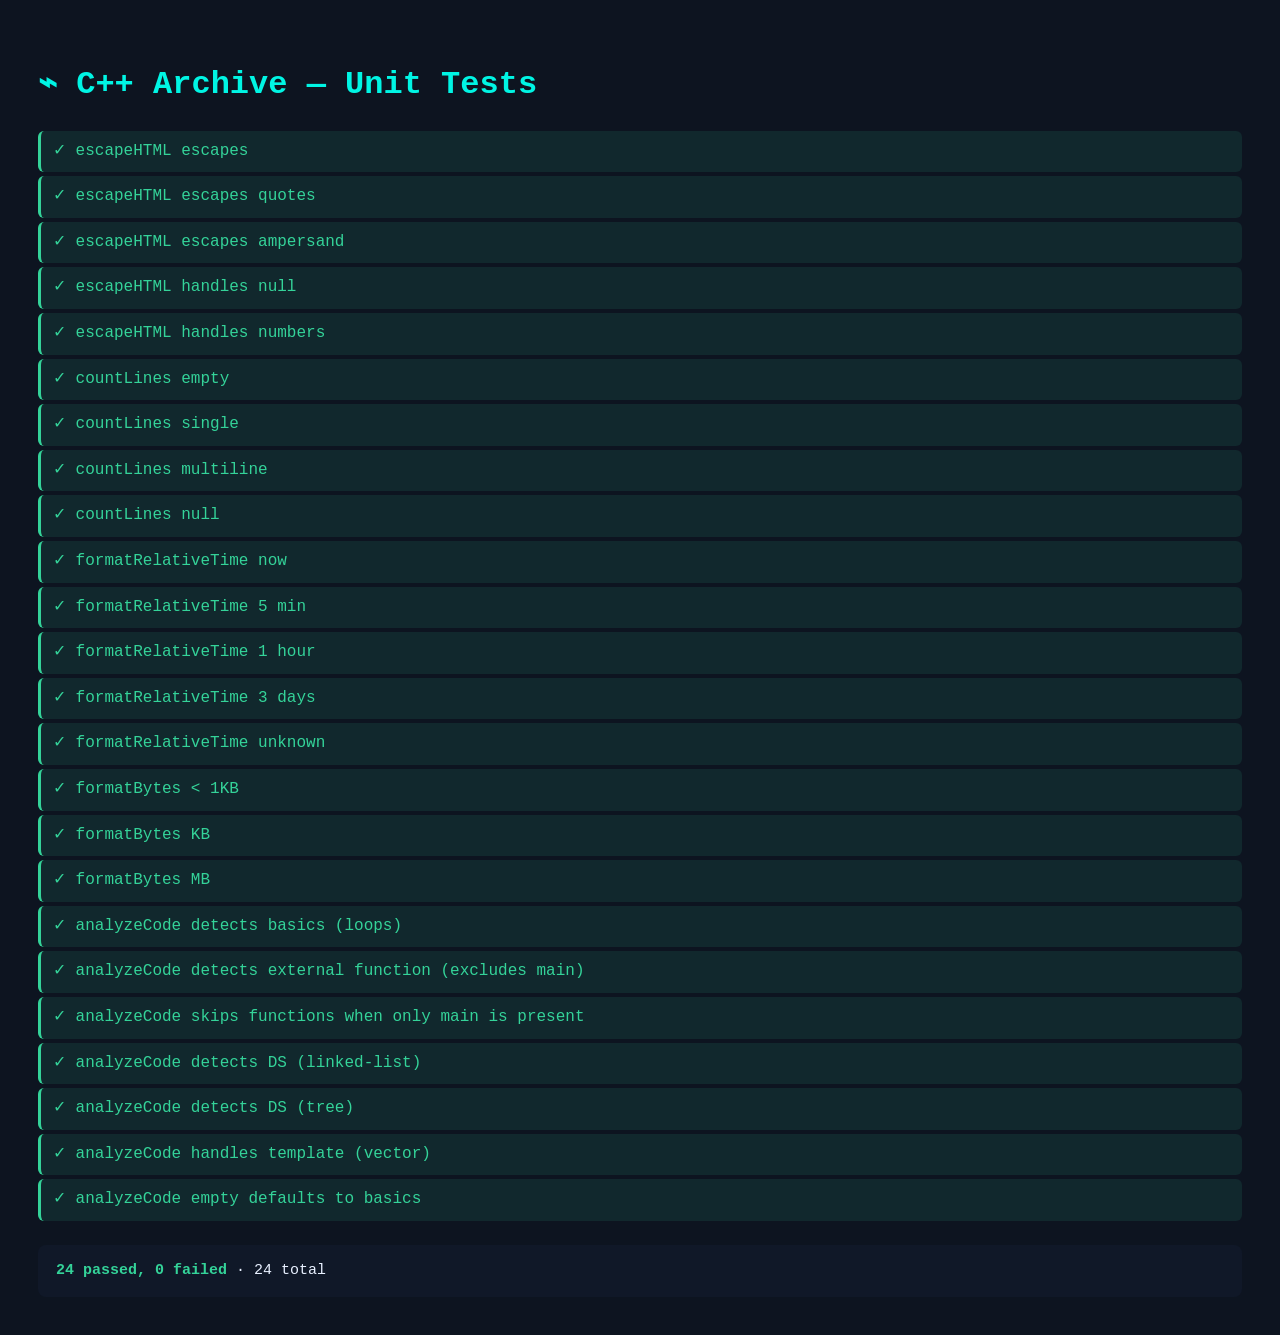
<file: tests.html>
<!DOCTYPE html>
<html lang="en">
<head>
<meta charset="UTF-8"/>
<title>C++ Archive · Tests</title>
<style>
  body { font-family: ui-monospace, monospace; background:#0d1420; color:#e8f0ff; padding:30px; line-height:1.6; }
  h1 { color:#00f5e4; margin-bottom:20px; }
  .test { padding:8px 12px; border-radius:6px; margin:4px 0; }
  .pass { background:rgba(52,211,153,.1); color:#34d399; border-left:3px solid #34d399; }
  .fail { background:rgba(248,113,113,.1); color:#f87171; border-left:3px solid #f87171; }
  .summary { margin-top:24px; padding:14px 18px; border-radius:8px; background:#101828; font-size:15px; }
  code { background:#060a10; padding:1px 6px; border-radius:4px; color:#fbbf24; }
</style>
</head>
<body>
<h1>⌁ C++ Archive — Unit Tests</h1>
<div id="out"></div>
<div class="summary" id="summary"></div>

<script src="app.js"></script>
<script>
const out = document.getElementById('out');
let passed = 0, failed = 0;

function test(name, fn) {
  try {
    fn();
    out.innerHTML += `<div class="test pass">✓ ${name}</div>`;
    passed++;
  } catch(e) {
    out.innerHTML += `<div class="test fail">✗ ${name} — ${e.message}</div>`;
    failed++;
  }
}
function eq(a, b, msg) {
  if (a !== b) throw new Error(`${msg||''} expected <code>${JSON.stringify(b)}</code>, got <code>${JSON.stringify(a)}</code>`);
}
function ok(v, msg) { if (!v) throw new Error(msg || 'expected truthy'); }

setTimeout(() => {
  const { escapeHTML, formatRelativeTime, countLines, formatBytes, analyzeCode } = window.__archive;

  // escapeHTML
  test('escapeHTML escapes <script>', () => eq(escapeHTML('<script>'), '&lt;script&gt;'));
  test('escapeHTML escapes quotes', () => eq(escapeHTML(`"a'b"`), '&quot;a&#39;b&quot;'));
  test('escapeHTML escapes ampersand', () => eq(escapeHTML('a & b'), 'a &amp; b'));
  test('escapeHTML handles null', () => eq(escapeHTML(null), ''));
  test('escapeHTML handles numbers', () => eq(escapeHTML(42), '42'));

  // countLines
  test('countLines empty', () => eq(countLines(''), 0));
  test('countLines single', () => eq(countLines('hello'), 1));
  test('countLines multiline', () => eq(countLines('a\nb\nc'), 3));
  test('countLines null', () => eq(countLines(null), 0));

  // formatRelativeTime
  test('formatRelativeTime now', () => eq(formatRelativeTime(Date.now()), 'Just now'));
  test('formatRelativeTime 5 min', () => eq(formatRelativeTime(Date.now() - 5*60*1000), '5 minutes ago'));
  test('formatRelativeTime 1 hour', () => eq(formatRelativeTime(Date.now() - 3600*1000), '1 hour ago'));
  test('formatRelativeTime 3 days', () => eq(formatRelativeTime(Date.now() - 3*86400*1000), '3 days ago'));
  test('formatRelativeTime unknown', () => eq(formatRelativeTime(0), 'Unknown'));

  // formatBytes
  test('formatBytes < 1KB', () => eq(formatBytes(500), '500 B'));
  test('formatBytes KB', () => eq(formatBytes(1536), '1.5 KB'));
  test('formatBytes MB', () => eq(formatBytes(2 * 1024 * 1024), '2.00 MB'));

  // analyzeCode
  test('analyzeCode detects basics (loops)', () => {
    const r = analyzeCode('for(int i=0;i<10;i++) cout << i;');
    eq(r.primary, 'basics');
    ok(r.tags.includes('loops'));
    ok(r.tags.includes('io'));
  });
  test('analyzeCode detects external function (excludes main)', () => {
    const r = analyzeCode('void greet() { cout << "hi"; } int main() { greet(); }');
    eq(r.primary, 'functions');
    ok(r.tags.includes('functions'));
  });
  test('analyzeCode skips functions when only main is present', () => {
    const r = analyzeCode('int main() { cout << "hi"; return 0; }');
    ok(!r.tags.includes('functions'));
  });
  test('analyzeCode detects DS (linked-list)', () => {
    const r = analyzeCode('struct Node { int data; Node* next; }; head->next = nullptr;');
    eq(r.primary, 'data-structures');
    ok(r.tags.includes('linked-list'));
  });
  test('analyzeCode detects DS (tree)', () => {
    const r = analyzeCode('struct TreeNode { TreeNode* left; TreeNode* right; };');
    eq(r.primary, 'data-structures');
    ok(r.tags.includes('tree'));
  });
  test('analyzeCode handles template (vector<int>)', () => {
    const r = analyzeCode('vector<int> v; for(int x : v) cout << x;');
    ok(r.tags.includes('arrays'));
    ok(r.tags.includes('loops'));
  });
  test('analyzeCode empty defaults to basics', () => {
    const r = analyzeCode('');
    eq(r.primary, 'basics');
    eq(r.tags.length, 0);
  });

  document.getElementById('summary').innerHTML =
    `<strong style="color:${failed?'#f87171':'#34d399'}">${passed} passed, ${failed} failed</strong> · ${passed+failed} total`;
}, 100);
</script>
</body>
</html>
</file>
<file: style.css>
*, *::before, *::after { box-sizing: border-box; margin: 0; padding: 0; }

:root {
  --bg: #060a10; --bg2: #090d15; --card: #0d1420; --card2: #101828;
  --border: #1a2236; --border2: #22304a; --fg: #e8f0ff;
  --muted: #7a8fac; --muted2: #4a5d75;
  --cyan: #00f5e4; --cyan-dim: rgba(0,245,228,.12); --cyan-glow: rgba(0,245,228,.25);
  --violet: #a855f7; --violet-dim: rgba(168,85,247,.12);
  --magenta: #f472b6; --green: #34d399; --orange: #fb923c; --red: #f87171;
  --sidebar-w: 270px;
  --font-mono: 'JetBrains Mono', monospace;
  --font-display: 'Space Grotesk', sans-serif;
}

/* ═══════════════ ACCENT COLOR THEMES (dark) ═══════════════ */
:root                  { --accent2: #a855f7; --accent3: #f472b6; }
[data-accent="violet"] { --cyan: #a855f7; --cyan-dim: rgba(168,85,247,.12); --cyan-glow: rgba(168,85,247,.28); --accent2: #f472b6; --accent3: #00f5e4; }
[data-accent="pink"]   { --cyan: #f472b6; --cyan-dim: rgba(244,114,182,.12); --cyan-glow: rgba(244,114,182,.28); --accent2: #a855f7; --accent3: #fb923c; }
[data-accent="green"]  { --cyan: #34d399; --cyan-dim: rgba(52,211,153,.12); --cyan-glow: rgba(52,211,153,.28); --accent2: #00f5e4; --accent3: #fbbf24; }
[data-accent="orange"] { --cyan: #fb923c; --cyan-dim: rgba(251,146,60,.12); --cyan-glow: rgba(251,146,60,.28); --accent2: #f472b6; --accent3: #fbbf24; }
[data-accent="red"]    { --cyan: #f87171; --cyan-dim: rgba(248,113,113,.12); --cyan-glow: rgba(248,113,113,.28); --accent2: #fb923c; --accent3: #f472b6; }

[data-theme="light"] {
  --bg: #f4f6fb; --bg2: #ffffff; --card: #ffffff; --card2: #f0f3f9;
  --border: #d9dfe9; --border2: #c2cad8; --fg: #0f1724;
  --muted: #56627a; --muted2: #8a93a8;
  --cyan: #0891b2; --cyan-dim: rgba(8,145,178,.10); --cyan-glow: rgba(8,145,178,.22);
  --violet: #7c3aed; --violet-dim: rgba(124,58,237,.10);
  --accent2: #7c3aed; --accent3: #db2777;
}

/* light + accent combinations (placed after [data-theme="light"] so they win) */
[data-theme="light"][data-accent="violet"] { --cyan: #7c3aed; --cyan-dim: rgba(124,58,237,.10); --cyan-glow: rgba(124,58,237,.22); --accent2: #db2777; --accent3: #0891b2; }
[data-theme="light"][data-accent="pink"]   { --cyan: #db2777; --cyan-dim: rgba(219,39,119,.10); --cyan-glow: rgba(219,39,119,.22); --accent2: #7c3aed; --accent3: #ea580c; }
[data-theme="light"][data-accent="green"]  { --cyan: #059669; --cyan-dim: rgba(5,150,105,.10);  --cyan-glow: rgba(5,150,105,.22);  --accent2: #0891b2; --accent3: #ca8a04; }
[data-theme="light"][data-accent="orange"] { --cyan: #ea580c; --cyan-dim: rgba(234,88,12,.10);  --cyan-glow: rgba(234,88,12,.22);  --accent2: #db2777; --accent3: #ca8a04; }
[data-theme="light"][data-accent="red"]    { --cyan: #dc2626; --cyan-dim: rgba(220,38,38,.10);  --cyan-glow: rgba(220,38,38,.22);  --accent2: #ea580c; --accent3: #db2777; }

html { scroll-behavior: smooth; }
body { background: var(--bg); color: var(--fg); font-family: var(--font-display); min-height: 100vh; overflow-x: hidden; transition: background .25s, color .25s; }
/* ═══════════════ ANIMATED GRID BACKGROUND ═══════════════ */
body::before {
  content: ''; position: fixed; inset: -90px; z-index: 0; pointer-events: none;
  background-image:
    linear-gradient(rgba(26,34,54,.55) 1px, transparent 1px),
    linear-gradient(90deg, rgba(26,34,54,.55) 1px, transparent 1px);
  background-size: 90px 90px;
  animation: gridDrift 22s linear infinite;
  opacity: var(--grid-opacity, 1);
}
[data-theme="light"] body::before {
  background-image:
    linear-gradient(rgba(120,140,180,.25) 1px, transparent 1px),
    linear-gradient(90deg, rgba(120,140,180,.25) 1px, transparent 1px);
}
@keyframes gridDrift {
  0%   { background-position: 0 0; }
  100% { background-position: 90px 90px; }
}

body::after {
  content: ''; position: fixed; inset: 0; z-index: 0; pointer-events: none;
  background:
    radial-gradient(ellipse 70% 45% at 85% 0%,  var(--cyan-glow) 0%, transparent 55%),
    radial-gradient(ellipse 55% 50% at 5% 100%, var(--cyan-dim)  0%, transparent 55%);
  animation: auroraPulse 12s ease-in-out infinite alternate;
  transition: background .5s ease;
}
@keyframes auroraPulse {
  0%   { transform: translate3d(0,0,0) scale(1); opacity: .85; }
  33%  { transform: translate3d(-3%, 2%, 0) scale(1.08); opacity: 1; }
  66%  { transform: translate3d(2%, -3%, 0) scale(1.12); opacity: .95; }
  100% { transform: translate3d(3%, -2%, 0) scale(1.04); opacity: .9; }
}

/* ═══════════════ LIVING NEON ORBS ═══════════════ */
#bg-orbs { position: fixed; inset: 0; z-index: 0; pointer-events: none; overflow: hidden; }
.orb {
  position: absolute; border-radius: 50%; filter: blur(70px);
  will-change: transform, opacity;
  transition: background .5s ease;
}
.orb-1 {
  width: 380px; height: 380px; background: var(--cyan); top: 6%; left: 14%;
  opacity: .42;
  animation: orbFloat1 16s ease-in-out infinite alternate, orbBreathe 6s ease-in-out infinite;
}
.orb-2 {
  width: 320px; height: 320px; background: var(--accent2); top: 52%; right: 8%;
  opacity: .38;
  animation: orbFloat2 20s ease-in-out infinite alternate, orbBreathe 7.5s ease-in-out infinite .8s;
}
.orb-3 {
  width: 260px; height: 260px; background: var(--accent3); bottom: 4%; left: 32%;
  opacity: .30;
  animation: orbFloat3 24s ease-in-out infinite alternate, orbBreathe 9s ease-in-out infinite 1.6s;
}
.orb-4 {
  width: 200px; height: 200px; background: var(--cyan); top: 30%; right: 30%;
  opacity: .22;
  animation: orbFloat4 28s ease-in-out infinite alternate, orbBreathe 5s ease-in-out infinite 2s;
}

@keyframes orbFloat1 {
  0%   { transform: translate(0, 0) scale(1); }
  50%  { transform: translate(80px, 120px) scale(1.1); }
  100% { transform: translate(160px, 60px) scale(1.2); }
}
@keyframes orbFloat2 {
  0%   { transform: translate(0, 0) scale(1); }
  50%  { transform: translate(-130px, 40px) scale(1.05); }
  100% { transform: translate(-80px, -90px) scale(.85); }
}
@keyframes orbFloat3 {
  0%   { transform: translate(0, 0) scale(1); }
  50%  { transform: translate(110px, -50px) scale(1.15); }
  100% { transform: translate(40px, -130px) scale(1.25); }
}
@keyframes orbFloat4 {
  0%   { transform: translate(0, 0) scale(1); }
  50%  { transform: translate(-90px, 100px) scale(1.2); }
  100% { transform: translate(60px, -70px) scale(.9); }
}
@keyframes orbBreathe {
  0%, 100% { filter: blur(70px) brightness(1); }
  50%      { filter: blur(85px) brightness(1.35); }
}

[data-theme="light"] .orb { opacity: .22; filter: blur(90px); }
[data-theme="light"] .orb-1 { opacity: .28; }
[data-theme="light"] .orb-2 { opacity: .24; }

/* Scanline sweep */
#bg-scanline {
  position: fixed; left: 0; right: 0; top: -2px; height: 1px;
  background: linear-gradient(90deg, transparent, var(--cyan), transparent);
  opacity: .35; z-index: 0; pointer-events: none;
  animation: scanlineSweep 9s linear infinite;
  box-shadow: 0 0 14px var(--cyan);
}
@keyframes scanlineSweep {
  0%   { transform: translateY(0); }
  100% { transform: translateY(100vh); }
}
::-webkit-scrollbar { width: 5px; }
::-webkit-scrollbar-track { background: var(--bg); }
::-webkit-scrollbar-thumb { background: var(--border2); border-radius: 3px; }
::-webkit-scrollbar-thumb:hover { background: var(--cyan-glow); }

#sidebar { position: fixed; top: 0; left: 0; bottom: 0; width: var(--sidebar-w); background: rgba(13,20,32,.75); backdrop-filter: blur(22px); border-right: 1px solid var(--border); padding: 26px 16px 240px; z-index: 30; overflow-y: auto; display: flex; flex-direction: column; gap: 4px; }
[data-theme="light"] #sidebar { background: rgba(255,255,255,.85); }
#main { margin-left: var(--sidebar-w); padding: 48px 52px 100px; max-width: 1420px; position: relative; z-index: 1; }

.logo { display: flex; align-items: center; gap: 10px; margin-bottom: 26px; padding-bottom: 22px; border-bottom: 1px solid var(--border); }
.logo-icon { width: 38px; height: 38px; border-radius: 8px; display: grid; place-items: center; overflow: hidden; box-shadow: 0 0 0 1px var(--border), 0 4px 12px rgba(0,0,0,.4); }
.logo-icon svg { width: 100%; height: 100%; display: block; }
.logo-name { font-size: 15px; font-weight: 700; letter-spacing: -.01em; }
.logo-name span { color: var(--cyan); }
.logo-ver { font-family: var(--font-mono); font-size: 10px; color: var(--muted2); margin-top: 2px; }

.sb-btn { display: flex; align-items: center; gap: 10px; width: 100%; padding: 10px 13px; border-radius: 9px; border: 1px solid transparent; background: transparent; color: var(--muted); font-family: var(--font-display); font-size: 13px; font-weight: 500; cursor: pointer; transition: all .18s; text-align: left; }
.sb-btn svg { flex-shrink: 0; }
.sb-btn:hover { background: var(--card2); color: var(--fg); }
.sb-btn.active { background: var(--cyan-dim); border-color: rgba(0,245,228,.22); color: var(--cyan); }
.sb-btn .cnt { margin-left: auto; font-family: var(--font-mono); font-size: 10px; padding: 2px 7px; border-radius: 5px; background: var(--card2); color: var(--muted2); }
.sb-btn.active .cnt { background: rgba(0,245,228,.15); color: var(--cyan); }

.sb-btn .kbd-hint { font-family: var(--font-mono); font-size: 9px; padding: 2px 6px; border-radius: 4px; background: var(--bg2); color: var(--muted2); border: 1px solid var(--border); margin-right: 4px; }

.sb-sep { height: 1px; background: var(--border); margin: 10px 0; }
.sb-label { font-family: var(--font-mono); font-size: 10px; color: var(--muted2); letter-spacing: .12em; padding: 0 13px; text-transform: uppercase; margin-bottom: 4px; }
.btn-primary-sb { display: flex; align-items: center; justify-content: center; gap: 8px; width: 100%; padding: 10px; border-radius: 9px; border: 1px solid rgba(0,245,228,.3); background: linear-gradient(135deg, rgba(0,245,228,.1), rgba(168,85,247,.1)); color: var(--cyan); font-family: var(--font-display); font-size: 13px; font-weight: 600; cursor: pointer; transition: all .2s; margin-bottom: 8px; }
.btn-primary-sb:hover { box-shadow: 0 0 22px rgba(0,245,228,.2); }

.sb-row { display: flex; gap: 6px; margin-top: 6px; }
.sb-row .btn-ghost-sm { flex: 1; padding: 7px 8px; border-radius: 8px; border: 1px solid var(--border); background: var(--card2); color: var(--muted); font-family: var(--font-display); font-size: 11px; cursor: pointer; transition: all .15s; display: inline-flex; align-items: center; justify-content: center; gap: 5px; }
.sb-row .btn-ghost-sm:hover { color: var(--cyan); border-color: var(--cyan-glow); }

.palette-row { display: flex; gap: 6px; margin-top: 6px; padding: 4px 2px; }
.swatch { flex: 1; aspect-ratio: 1; border-radius: 50%; border: 2px solid transparent; cursor: pointer; transition: transform .15s, border-color .15s; padding: 0; background: transparent; position: relative; }
.swatch-fill { display: block; width: 100%; height: 100%; border-radius: 50%; box-shadow: 0 0 8px currentColor; }
.swatch:hover { transform: scale(1.15); }
.swatch.active { border-color: var(--fg); transform: scale(1.1); }
.swatch.active::after { content: '✓'; position: absolute; inset: 0; display: grid; place-items: center; font-size: 10px; font-weight: 800; color: #060a10; text-shadow: 0 1px 2px rgba(255,255,255,.4); }

#hero { margin-bottom: 52px; }
.hero-pill { display: inline-flex; align-items: center; gap: 7px; font-family: var(--font-mono); font-size: 11px; color: var(--cyan); letter-spacing: .14em; margin-bottom: 18px; }
.hero-dot { width: 6px; height: 6px; border-radius: 50%; background: var(--cyan); box-shadow: 0 0 9px var(--cyan); animation: pulse 2s ease-in-out infinite; }
@keyframes pulse { 0%,100%{opacity:.5;transform:scale(1)} 50%{opacity:1;transform:scale(1.35)} }
.hero-title {
  font-size: clamp(38px,5.5vw,68px); font-weight: 800; line-height: 1.05; letter-spacing: -.03em;
  margin-bottom: 18px; color: var(--fg);
}
.hero-title .plain {
  background: linear-gradient(175deg, var(--fg) 40%, var(--cyan) 120%);
  -webkit-background-clip: text; -webkit-text-fill-color: transparent;
  background-clip: text;
}
/* ═══════════════ NEON HIGHLIGHT ═══════════════ */
.hero-title .hl {
  color: var(--cyan);
  -webkit-text-fill-color: var(--cyan);
  text-shadow:
    0 0 4px var(--cyan),
    0 0 11px var(--cyan),
    0 0 22px var(--cyan),
    0 0 42px var(--cyan),
    0 0 82px var(--cyan);
  animation: neonFlicker 4.5s infinite;
}
@keyframes neonFlicker {
  0%, 19%, 21%, 23%, 25%, 54%, 56%, 100% {
    text-shadow:
      0 0 4px var(--cyan),
      0 0 11px var(--cyan),
      0 0 22px var(--cyan),
      0 0 42px var(--cyan),
      0 0 82px var(--cyan);
    opacity: 1;
  }
  20%, 24%, 55% {
    text-shadow: none;
    opacity: .55;
  }
}
.hero-sub { font-size: 15px; color: var(--muted); max-width: 620px; line-height: 1.65; margin-bottom: 36px; }
.hero-sub b { color: var(--fg); font-weight: 500; }
.hero-stats { display: flex; gap: 36px; padding-top: 28px; border-top: 1px solid var(--border); flex-wrap: wrap; }
.stat-val { font-size: 30px; font-weight: 800; letter-spacing: -.02em; line-height: 1; }
.stat-lbl { font-family: var(--font-mono); font-size: 10px; color: var(--muted2); letter-spacing: .12em; text-transform: uppercase; margin-top: 7px; }

#filter-bar { margin-bottom: 18px; padding: 15px 18px; border-radius: 12px; background: rgba(13,20,32,.6); border: 1px solid var(--border); }
[data-theme="light"] #filter-bar { background: rgba(255,255,255,.7); }
.filter-head { display: flex; align-items: center; gap: 8px; margin-bottom: 12px; flex-wrap: wrap; }
.filter-title { font-family: var(--font-mono); font-size: 10px; color: var(--cyan); letter-spacing: .1em; text-transform: uppercase; }
#clear-tags-btn { margin-left: auto; background: transparent; border: 1px solid var(--border); border-radius: 6px; color: var(--muted); font-family: var(--font-display); font-size: 11px; padding: 3px 10px; cursor: pointer; display: none; align-items: center; gap: 5px; transition: all .15s; }
#clear-tags-btn:hover { color: var(--red); border-color: rgba(248,113,113,.4); }
#tag-chips { display: flex; flex-wrap: wrap; gap: 6px; }
.tag .tag-count { opacity: .55; margin-left: 3px; font-size: 9.5px; }

.toolbar { display: flex; align-items: center; gap: 10px; margin-bottom: 22px; flex-wrap: wrap; }
.toolbar select { padding: 7px 12px; border-radius: 8px; border: 1px solid var(--border); background: var(--card2); color: var(--fg); font-family: var(--font-display); font-size: 12px; cursor: pointer; outline: none; }
.toolbar select:focus { border-color: var(--cyan); }

#snippets-header { display: flex; align-items: center; gap: 12px; margin-bottom: 22px; flex-wrap: wrap; }
.section-title { font-size: 22px; font-weight: 700; letter-spacing: -.01em; }
#grid { display: grid; grid-template-columns: repeat(auto-fill, minmax(370px, 1fr)); gap: 20px; }

.snippet-card { background: var(--card); border: 1px solid var(--border); border-radius: 13px; overflow: hidden; transition: transform .25s, border-color .25s, box-shadow .25s; animation: fadeUp .4s ease-out backwards; }
.snippet-card:hover { transform: translateY(-3px); border-color: rgba(0,245,228,.3); box-shadow: 0 14px 36px rgba(0,0,0,.5), 0 0 0 1px rgba(0,245,228,.08); }
@keyframes fadeUp { from{opacity:0;transform:translateY(10px)} to{opacity:1;transform:translateY(0)} }

.card-head { padding: 14px 18px 14px; border-bottom: 1px solid var(--border); background: linear-gradient(180deg, var(--card2), var(--card)); }
.card-actions-row { display: flex; justify-content: flex-end; gap: 4px; margin-bottom: 4px; }
.card-actions { display: flex; gap: 4px; }
.icon-btn { background: transparent; border: 1px solid transparent; border-radius: 8px; padding: 7px; color: var(--muted2); cursor: pointer; transition: all .15s; display: grid; place-items: center; }
.icon-btn:hover { background: var(--card2); color: var(--cyan); border-color: var(--border); }
.icon-btn.danger:hover { color: var(--red); border-color: rgba(248,113,113,.4); }
.icon-btn.copied { color: var(--green); }
/* Bigger icons on snippet cards */
.card-actions-row .icon-btn { padding: 9px; border-radius: 9px; }
.card-actions-row .icon-btn svg { width: 18px; height: 18px; }
.card-actions-row .icon-btn:hover { transform: translateY(-1px); box-shadow: 0 4px 10px rgba(0,0,0,.25); }

.card-title { font-size: 18px; font-weight: 700; letter-spacing: -.01em; margin-bottom: 6px; cursor: pointer; }
.card-title:hover { color: var(--cyan); }
.card-desc { font-size: 12.5px; color: var(--muted); line-height: 1.55; }
.card-tags { display: flex; flex-wrap: wrap; gap: 5px; margin-top: 12px; }

.card-meta { display: flex; align-items: center; gap: 10px; margin-top: 10px; padding-top: 10px; border-top: 1px dashed var(--border); font-family: var(--font-mono); font-size: 10px; color: var(--muted2); }
.card-meta-item { display: inline-flex; align-items: center; gap: 4px; }
.card-meta-item svg { width: 11px; height: 11px; opacity: 0.7; }
.card-meta-divider { width: 1px; height: 10px; background: var(--border); }
.lines-badge { color: var(--cyan); font-weight: 600; }

.badge { display: inline-flex; align-items: center; gap: 4px; font-family: var(--font-mono); font-size: 10px; font-weight: 500; padding: 3px 9px; border-radius: 999px; border: 1px solid var(--border); background: var(--card2); color: var(--muted); letter-spacing: .04em; text-transform: uppercase; }
.badge-cyan { color: var(--cyan); border-color: rgba(0,245,228,.28); background: rgba(0,245,228,.07); }
.badge-violet { color: var(--violet); border-color: rgba(168,85,247,.28); background: rgba(168,85,247,.07); }
.badge-green { color: var(--green); border-color: rgba(52,211,153,.28); background: rgba(52,211,153,.07); }
.badge-orange { color: var(--orange); border-color: rgba(251,146,60,.28); background: rgba(251,146,60,.07); }

.tag { display: inline-flex; align-items: center; gap: 4px; padding: 3px 9px; border-radius: 7px; font-family: var(--font-mono); font-size: 10.5px; background: var(--card2); border: 1px solid var(--border); color: var(--muted); cursor: pointer; transition: all .14s; }
.tag:hover { color: var(--cyan); border-color: rgba(0,245,228,.3); }
.tag.active { color: var(--cyan); border-color: rgba(0,245,228,.4); background: rgba(0,245,228,.09); }
.tag.custom { color: var(--violet); border-color: rgba(168,85,247,.3); }

.code-wrap { position: relative; overflow: hidden; max-height: 340px; }
.code-block { background: var(--bg2); padding: 15px 18px; font-family: var(--font-mono); font-size: 12.5px; line-height: 1.65; color: var(--fg); overflow: auto; tab-size: 2; white-space: pre; max-height: 340px; border: none; outline: none; display: block; }
.k{color:#c084fc;} .t{color:#67e8f9;} .s{color:#fbbf24;} .n{color:#86efac;} .c{color:#4a5d75;font-style:italic;} .f{color:#f9a8d4;} .p{color:#94a3b8;}
[data-theme="light"] .k{color:#7c3aed;} [data-theme="light"] .t{color:#0891b2;} [data-theme="light"] .s{color:#b45309;} [data-theme="light"] .n{color:#15803d;} [data-theme="light"] .c{color:#8a93a8;} [data-theme="light"] .f{color:#be185d;} [data-theme="light"] .p{color:#475569;}

#empty { border: 1px dashed var(--border); border-radius: 13px; padding: 70px 24px; text-align: center; color: var(--muted2); grid-column: 1 / -1; }
#empty h3 { font-size: 17px; color: var(--fg); margin-bottom: 8px; }
#empty p { font-size: 13px; margin-bottom: 22px; }

.btn { display: inline-flex; align-items: center; gap: 7px; padding: 9px 15px; border-radius: 9px; border: 1px solid var(--border); background: var(--card); color: var(--fg); font-family: var(--font-display); font-size: 13px; font-weight: 500; cursor: pointer; transition: all .18s; }
.btn:hover { border-color:rgba(0,245,228,.35); background:rgba(0,245,228,.05); color:var(--cyan); }
.btn-cyan { background: linear-gradient(135deg,rgba(0,245,228,.12),rgba(168,85,247,.12)); border-color: rgba(0,245,228,.35); color: var(--cyan); }
.btn-ghost { background: transparent; border-color: transparent; color: var(--muted); }
.btn-ghost:hover { background: var(--card2); border-color: var(--border); color: var(--fg); }

.search-wrap { display: flex; align-items: center; gap: 9px; background: var(--card2); border: 1px solid var(--border); border-radius: 9px; padding: 9px 12px; margin-bottom: 8px; cursor: pointer; transition: border-color .15s; }
.search-wrap:hover { border-color: rgba(0,245,228,.3); }
.search-wrap span { font-size: 13px; color: var(--muted2); flex: 1; }
.search-kbd { font-family: var(--font-mono); font-size: 10px; color: var(--muted2); background: var(--card); padding: 2px 6px; border-radius: 4px; border: 1px solid var(--border); }

.modal-overlay { display: none; position: fixed; inset: 0; z-index: 50; background: rgba(6,10,16,.88); backdrop-filter: blur(10px); align-items: flex-start; justify-content: center; padding: 60px 16px 40px; overflow-y: auto; }
.modal-overlay.open { display: flex; }
.modal { width: 100%; max-width: 730px; background: var(--card); border: 1px solid var(--border2); border-radius: 15px; overflow: hidden; box-shadow: 0 24px 70px rgba(0,0,0,.7); animation: fadeUp .3s ease-out; }
.modal-head { padding: 18px 22px; border-bottom: 1px solid var(--border); background: linear-gradient(180deg,var(--card2),var(--card)); display: flex; align-items: center; justify-content: space-between; }
.modal-head h2 { font-size: 18px; font-weight: 700; display: flex; align-items: center; gap: 9px; }
.modal-body { padding: 22px; max-height: 65vh; overflow-y: auto; }
.modal-foot { padding: 14px 22px; border-top: 1px solid var(--border); background: var(--bg2); display: flex; justify-content: flex-end; gap: 9px; flex-wrap: wrap; }

.field { margin-bottom: 15px; }
.field label { display: block; margin-bottom: 7px; font-family: var(--font-mono); font-size: 10.5px; color: var(--muted); letter-spacing: .08em; text-transform: uppercase; }
.input, .textarea { width: 100%; padding: 10px 14px; border-radius: 9px; border: 1px solid var(--border); background: var(--bg2); color: var(--fg); font-family: var(--font-display); font-size: 13.5px; outline: none; }
.input:focus, .textarea:focus { border-color: rgba(0,245,228,.45); box-shadow: 0 0 0 3px rgba(0,245,228,.1); }
.textarea { font-family: var(--font-mono); font-size: 12.5px; resize: vertical; min-height: 240px; }
.grid-2 { display: grid; grid-template-columns: 1fr 1fr; gap: 13px; }

#auto-detect { display: none; padding: 13px 16px; border-radius: 10px; background: linear-gradient(135deg,rgba(0,245,228,.05),rgba(168,85,247,.05)); border: 1px solid rgba(0,245,228,.18); margin-bottom: 14px; }
#auto-detect.visible { display: block; }
.detect-head { display: flex; align-items: center; gap: 7px; font-family: var(--font-mono); font-size: 10.5px; color: var(--cyan); letter-spacing: .08em; text-transform: uppercase; margin-bottom: 10px; }
.detect-tags { display: flex; flex-wrap: wrap; gap: 5px; margin-top: 7px; }

#search-modal { padding-top: 90px; }
.search-modal-input-wrap { display: flex; align-items: center; gap: 10px; padding: 15px 18px; border-bottom: 1px solid var(--border); }
.search-modal-input { flex: 1; background: transparent; border: none; outline: none; color: var(--fg); font-family: var(--font-display); font-size: 15px; }
.search-results { max-height: 400px; overflow-y: auto; padding: 8px; }
.search-item { display: flex; align-items: center; gap: 12px; width: 100%; padding: 11px 13px; border-radius: 9px; border: 1px solid transparent; background: transparent; color: var(--fg); cursor: pointer; text-align: left; margin-bottom: 3px; font-family: var(--font-display); }
.search-item:hover { background: var(--card2); }
.search-item-info { flex: 1; min-width: 0; }
.search-item-title { font-size: 13px; font-weight: 600; margin-bottom: 2px; }
.search-item-file { font-family: var(--font-mono); font-size: 11px; color: var(--muted2); }
.search-empty { padding: 40px; text-align: center; color: var(--muted2); font-size: 13px; }

#confirm-modal .modal { max-width: 380px; }

.detail-code-wrap { border: 1px solid var(--border); border-radius: 10px; overflow: hidden; background: var(--bg2); }
.detail-code-wrap pre { padding: 16px; margin: 0; font-family: var(--font-mono); font-size: 13px; line-height: 1.65; color: var(--fg); overflow: auto; max-height: 50vh; white-space: pre; }
.detail-meta { display: flex; flex-wrap: wrap; gap: 14px; margin-bottom: 14px; font-family: var(--font-mono); font-size: 11px; color: var(--muted); }

.sb-info-card { position: absolute; bottom: 22px; left: 14px; right: 14px; padding: 13px 14px; border-radius: 10px; background: linear-gradient(135deg,rgba(0,245,228,.04),rgba(168,85,247,.04)); border: 1px solid rgba(0,245,228,.13); }
.sb-info-head { display: flex; align-items: center; gap: 6px; font-family: var(--font-mono); font-size: 10px; color: var(--cyan); letter-spacing: .08em; text-transform: uppercase; margin-bottom: 7px; }
.sb-info-text { font-size: 11.5px; color: var(--muted); line-height: 1.55; }

.storage-meter { margin-top: 10px; }
.storage-bar { height: 4px; background: var(--card2); border-radius: 3px; overflow: hidden; }
.storage-fill { height: 100%; background: linear-gradient(90deg, var(--cyan), var(--violet)); transition: width .3s; }
.storage-fill.warn { background: var(--orange); }
.storage-fill.crit { background: var(--red); }
.storage-text { font-family: var(--font-mono); font-size: 9.5px; color: var(--muted2); margin-top: 5px; display: flex; justify-content: space-between; }

@media (max-width: 900px) {
  :root { --sidebar-w: 0px; }
  #sidebar { transform: translateX(-270px); transition: transform .3s; }
  #sidebar.open { transform: translateX(0); width: 270px; }
  #main { margin-left: 0; padding: 20px 18px 80px; padding-top: 70px; }
  .mobile-header { position: fixed; top: 0; left: 0; right: 0; height: 54px; background: rgba(13,20,32,.8); backdrop-filter: blur(18px); border-bottom: 1px solid var(--border); display: flex; align-items: center; gap: 12px; padding: 0 16px; z-index: 20; }
}
@media (min-width: 901px) { .mobile-header { display: none !important; } }

.ico { display: inline-block; vertical-align: middle; flex-shrink: 0; }
.tag-input-row { display: flex; gap: 8px; margin-bottom: 9px; }
.tag-input-row .input { flex: 1; }

/* ═══════════════ STUDY MODE ═══════════════ */
.study-btn { position: relative; }
.due-cnt { background: var(--orange) !important; color: var(--bg) !important; font-weight: 700 !important; }
.due-cnt.zero { background: var(--card2) !important; color: var(--muted2) !important; font-weight: 500 !important; }
.study-btn.active .due-cnt { background: var(--cyan) !important; color: var(--bg) !important; }

.study-meta { display: flex; align-items: center; gap: 10px; margin-bottom: 18px; padding-bottom: 14px; border-bottom: 1px solid var(--border); }
.study-streak { font-family: var(--font-mono); font-size: 11px; color: var(--muted); }
.study-streak .hot { color: var(--orange); }

.study-q-label { font-family: var(--font-mono); font-size: 10.5px; color: var(--cyan); letter-spacing: .12em; text-transform: uppercase; margin-bottom: 10px; }
.study-title { font-size: 26px; font-weight: 700; letter-spacing: -.02em; margin-bottom: 10px; line-height: 1.2; }
.study-desc { font-size: 14px; color: var(--muted); line-height: 1.65; margin-bottom: 14px; }
.study-tags { display: flex; flex-wrap: wrap; gap: 5px; }

/* ═══════════════ STUDY PICKER ═══════════════ */
#study-picker { padding: 4px 2px; }
.picker-title { font-size: 18px; font-weight: 700; letter-spacing: -.01em; margin-bottom: 18px; }
.picker-row { margin-bottom: 18px; }
.picker-row-label { font-family: var(--font-mono); font-size: 10.5px; color: var(--cyan); letter-spacing: .12em; text-transform: uppercase; margin-bottom: 9px; }
.picker-chips { display: flex; flex-wrap: wrap; gap: 7px; }
.picker-chip { display: inline-flex; align-items: center; gap: 8px; padding: 8px 13px; border-radius: 9px; border: 1px solid var(--border); background: var(--bg2); color: var(--fg); font-family: var(--font-display); font-size: 12.5px; cursor: pointer; transition: all .15s; }
.picker-chip:hover { border-color: var(--cyan-glow); background: var(--cyan-dim); color: var(--cyan); transform: translateY(-1px); }
.picker-chip .pc-label { font-weight: 600; }
.picker-chip .pc-count { font-family: var(--font-mono); font-size: 10.5px; padding: 2px 6px; border-radius: 5px; background: var(--card2); color: var(--muted); }
.picker-chip.disabled { opacity: .4; cursor: not-allowed; }
.picker-chip.disabled:hover { transform: none; border-color: var(--border); background: var(--bg2); color: var(--fg); }
.picker-chip.section-chip .pc-label::before { content: '#'; color: var(--muted2); margin-right: 3px; }
.picker-cb { display: inline-flex; align-items: center; gap: 8px; padding: 8px 12px; border-radius: 8px; background: var(--bg2); border: 1px solid var(--border); font-size: 12.5px; color: var(--muted); cursor: pointer; }
.picker-cb input { accent-color: var(--cyan); cursor: pointer; }

.study-actions { display: flex; gap: 10px; justify-content: center; }
.study-actions .btn { padding: 11px 22px; font-size: 13.5px; }

#study-attempt { font-family: var(--font-mono); font-size: 12.5px; line-height: 1.55; tab-size: 2; }

.score-row { display: flex; align-items: center; gap: 22px; margin-bottom: 22px; padding: 18px; border-radius: 12px; background: var(--bg2); border: 1px solid var(--border); }
.score-ring { position: relative; width: 92px; height: 92px; flex-shrink: 0; }
.score-num { position: absolute; inset: 0; display: grid; place-items: center; font-size: 22px; font-weight: 800; color: var(--cyan); font-family: var(--font-mono); }
#score-arc { transition: stroke-dashoffset 1s cubic-bezier(.4,0,.2,1), stroke .3s; }
.score-info { flex: 1; }
.score-rating { font-size: 22px; font-weight: 700; letter-spacing: -.01em; margin-bottom: 4px; }
.score-sub { font-family: var(--font-mono); font-size: 11px; color: var(--muted); }
.score-rating.excellent { color: var(--green); }
.score-rating.good      { color: var(--cyan); }
.score-rating.partial   { color: var(--orange); }
.score-rating.weak      { color: var(--red); }

.concept-breakdown { display: flex; flex-direction: column; gap: 10px; margin-bottom: 18px; }
.concept-group { padding: 11px 13px; border-radius: 9px; background: var(--bg2); border: 1px solid var(--border); }
.concept-head { display: flex; align-items: center; gap: 8px; font-family: var(--font-mono); font-size: 10.5px; letter-spacing: .1em; text-transform: uppercase; color: var(--muted); margin-bottom: 8px; }
.concept-dot { width: 7px; height: 7px; border-radius: 50%; }
.concept-dot.ok { background: var(--green); box-shadow: 0 0 7px var(--green); }
.concept-dot.bad { background: var(--red); box-shadow: 0 0 7px var(--red); }
.concept-dot.warn { background: var(--orange); box-shadow: 0 0 7px var(--orange); }
.concept-tags { display: flex; flex-wrap: wrap; gap: 5px; }
.concept-tags .tag.ok   { color: var(--green); border-color: rgba(52,211,153,.4); background: rgba(52,211,153,.07); }
.concept-tags .tag.bad  { color: var(--red); border-color: rgba(248,113,113,.4); background: rgba(248,113,113,.07); }
.concept-tags .tag.warn { color: var(--orange); border-color: rgba(251,146,60,.4); background: rgba(251,146,60,.07); }

.compare-row { display: grid; grid-template-columns: 1fr 1fr; gap: 10px; margin-bottom: 18px; }
.compare-pane { border: 1px solid var(--border); border-radius: 9px; overflow: hidden; background: var(--bg2); }
.compare-head { padding: 7px 12px; background: var(--card2); font-family: var(--font-mono); font-size: 10px; color: var(--muted); letter-spacing: .12em; border-bottom: 1px solid var(--border); }
.compare-pane pre { padding: 11px 13px; margin: 0; font-family: var(--font-mono); font-size: 11.5px; line-height: 1.55; max-height: 240px; overflow: auto; white-space: pre; color: var(--fg); }
@media (max-width: 700px) { .compare-row { grid-template-columns: 1fr; } }

.rate-btn.suggested { border-color: var(--cyan); box-shadow: 0 0 0 1px var(--cyan), 0 0 18px var(--cyan-glow); }
.rate-btn.suggested::after { content: '★ suggested'; position: absolute; top: -8px; right: 8px; font-size: 8.5px; padding: 2px 6px; border-radius: 4px; background: var(--cyan); color: var(--bg); font-family: var(--font-mono); letter-spacing: .08em; }
.rate-btn { position: relative; }

.study-rating { padding: 18px; border-radius: 11px; background: var(--bg2); border: 1px solid var(--border); }
.study-r-label { font-family: var(--font-mono); font-size: 10.5px; color: var(--muted); letter-spacing: .1em; text-transform: uppercase; margin-bottom: 12px; text-align: center; }
.study-r-btns { display: grid; grid-template-columns: repeat(3, 1fr); gap: 9px; }
.rate-btn { display: flex; flex-direction: column; align-items: center; gap: 4px; padding: 14px 8px; border-radius: 10px; border: 1px solid var(--border); background: var(--card); color: var(--fg); cursor: pointer; font-family: var(--font-display); transition: all .18s; }
.rate-btn:hover { transform: translateY(-2px); }
.rate-icon { font-size: 22px; font-weight: 800; line-height: 1; }
.rate-text { font-size: 13px; font-weight: 600; }
.rate-hint { font-family: var(--font-mono); font-size: 10px; color: var(--muted2); }
.rate-wrong .rate-icon { color: var(--red); }
.rate-wrong:hover { border-color: rgba(248,113,113,.5); background: rgba(248,113,113,.06); box-shadow: 0 8px 20px rgba(248,113,113,.15); }
.rate-hard .rate-icon { color: var(--orange); }
.rate-hard:hover { border-color: rgba(251,146,60,.5); background: rgba(251,146,60,.06); box-shadow: 0 8px 20px rgba(251,146,60,.15); }
.rate-good .rate-icon { color: var(--green); }
.rate-good:hover { border-color: rgba(52,211,153,.5); background: rgba(52,211,153,.06); box-shadow: 0 8px 20px rgba(52,211,153,.15); }

.session-stats { display: flex; justify-content: center; gap: 30px; margin: 20px 0 26px; padding: 18px; border-radius: 11px; background: var(--bg2); border: 1px solid var(--border); }
.session-stat { text-align: center; }
.session-stat-val { font-size: 28px; font-weight: 800; line-height: 1; }
.session-stat-lbl { font-family: var(--font-mono); font-size: 10px; color: var(--muted2); letter-spacing: .1em; text-transform: uppercase; margin-top: 6px; }

.weak-tags-panel { padding: 16px; border-radius: 11px; background: rgba(251,146,60,.06); border: 1px solid rgba(251,146,60,.25); text-align: left; margin-top: 14px; }
.weak-tags-head { font-family: var(--font-mono); font-size: 10.5px; color: var(--orange); letter-spacing: .1em; text-transform: uppercase; margin-bottom: 10px; }
.weak-tag-row { display: flex; align-items: center; gap: 10px; padding: 6px 0; font-size: 13px; }
.weak-tag-row .tag { margin-right: auto; }
.weak-tag-bar { flex: 1; max-width: 140px; height: 5px; background: var(--card2); border-radius: 3px; overflow: hidden; }
.weak-tag-fill { height: 100%; background: linear-gradient(90deg, var(--orange), var(--red)); }
.weak-tag-pct { font-family: var(--font-mono); font-size: 11px; color: var(--muted); width: 50px; text-align: right; }

/* Stats modal */
.stats-grid { display: grid; grid-template-columns: repeat(auto-fit, minmax(140px, 1fr)); gap: 12px; margin-bottom: 22px; }
.stats-card { padding: 14px; border-radius: 10px; background: var(--bg2); border: 1px solid var(--border); }
.stats-card-val { font-size: 26px; font-weight: 800; line-height: 1; }
.stats-card-lbl { font-family: var(--font-mono); font-size: 10px; color: var(--muted2); letter-spacing: .1em; text-transform: uppercase; margin-top: 6px; }
.rating-breakdown { display: flex; gap: 10px; padding: 12px 14px; margin-bottom: 22px; border-radius: 10px; background: var(--bg2); border: 1px solid var(--border); flex-wrap: wrap; }
.rb-item { display: flex; align-items: center; gap: 6px; padding: 4px 12px; border-radius: 7px; background: var(--card2); }
.rb-item.rb-total { margin-left: auto; background: transparent; border: 1px dashed var(--border); }
.rb-dot { width: 8px; height: 8px; border-radius: 50%; box-shadow: 0 0 6px currentColor; }
.rb-num { font-family: var(--font-mono); font-size: 14px; font-weight: 700; color: var(--fg); }
.rb-lbl { font-family: var(--font-mono); font-size: 10.5px; color: var(--muted); letter-spacing: .06em; }
.acc-tip { color: var(--muted2); font-size: 9px; cursor: help; margin-left: 3px; vertical-align: super; }

.stats-section { margin-bottom: 22px; }
.stats-section-title { font-family: var(--font-mono); font-size: 11px; color: var(--cyan); letter-spacing: .12em; text-transform: uppercase; margin-bottom: 10px; }
.mastery-list { display: flex; flex-direction: column; gap: 6px; }
.mastery-row { display: flex; align-items: center; gap: 10px; padding: 7px 11px; border-radius: 8px; background: var(--bg2); border: 1px solid var(--border); font-size: 12.5px; }
.mastery-row .m-title { flex: 1; min-width: 0; overflow: hidden; text-overflow: ellipsis; white-space: nowrap; }
.mastery-row .m-bar { width: 80px; height: 5px; background: var(--card2); border-radius: 3px; overflow: hidden; }
.mastery-row .m-fill { height: 100%; }
.mastery-row .m-pct { font-family: var(--font-mono); font-size: 11px; color: var(--muted); width: 36px; text-align: right; }
.m-fill.lvl-0 { background: var(--red); }
.m-fill.lvl-1 { background: var(--orange); }
.m-fill.lvl-2 { background: var(--cyan); }
.m-fill.lvl-3 { background: var(--green); }

.toast { position: fixed; bottom: 24px; left: 50%; transform: translateX(-50%) translateY(80px); background: var(--card); border: 1px solid var(--border2); padding: 11px 18px; border-radius: 10px; font-size: 13px; color: var(--fg); box-shadow: 0 12px 30px rgba(0,0,0,.5); z-index: 100; opacity: 0; transition: opacity .2s, transform .25s; pointer-events: none; }
.toast.show { opacity: 1; transform: translateX(-50%) translateY(0); }
.toast.success { border-color: rgba(52,211,153,.4); color: var(--green); }
.toast.error { border-color: rgba(248,113,113,.4); color: var(--red); }
</file>
